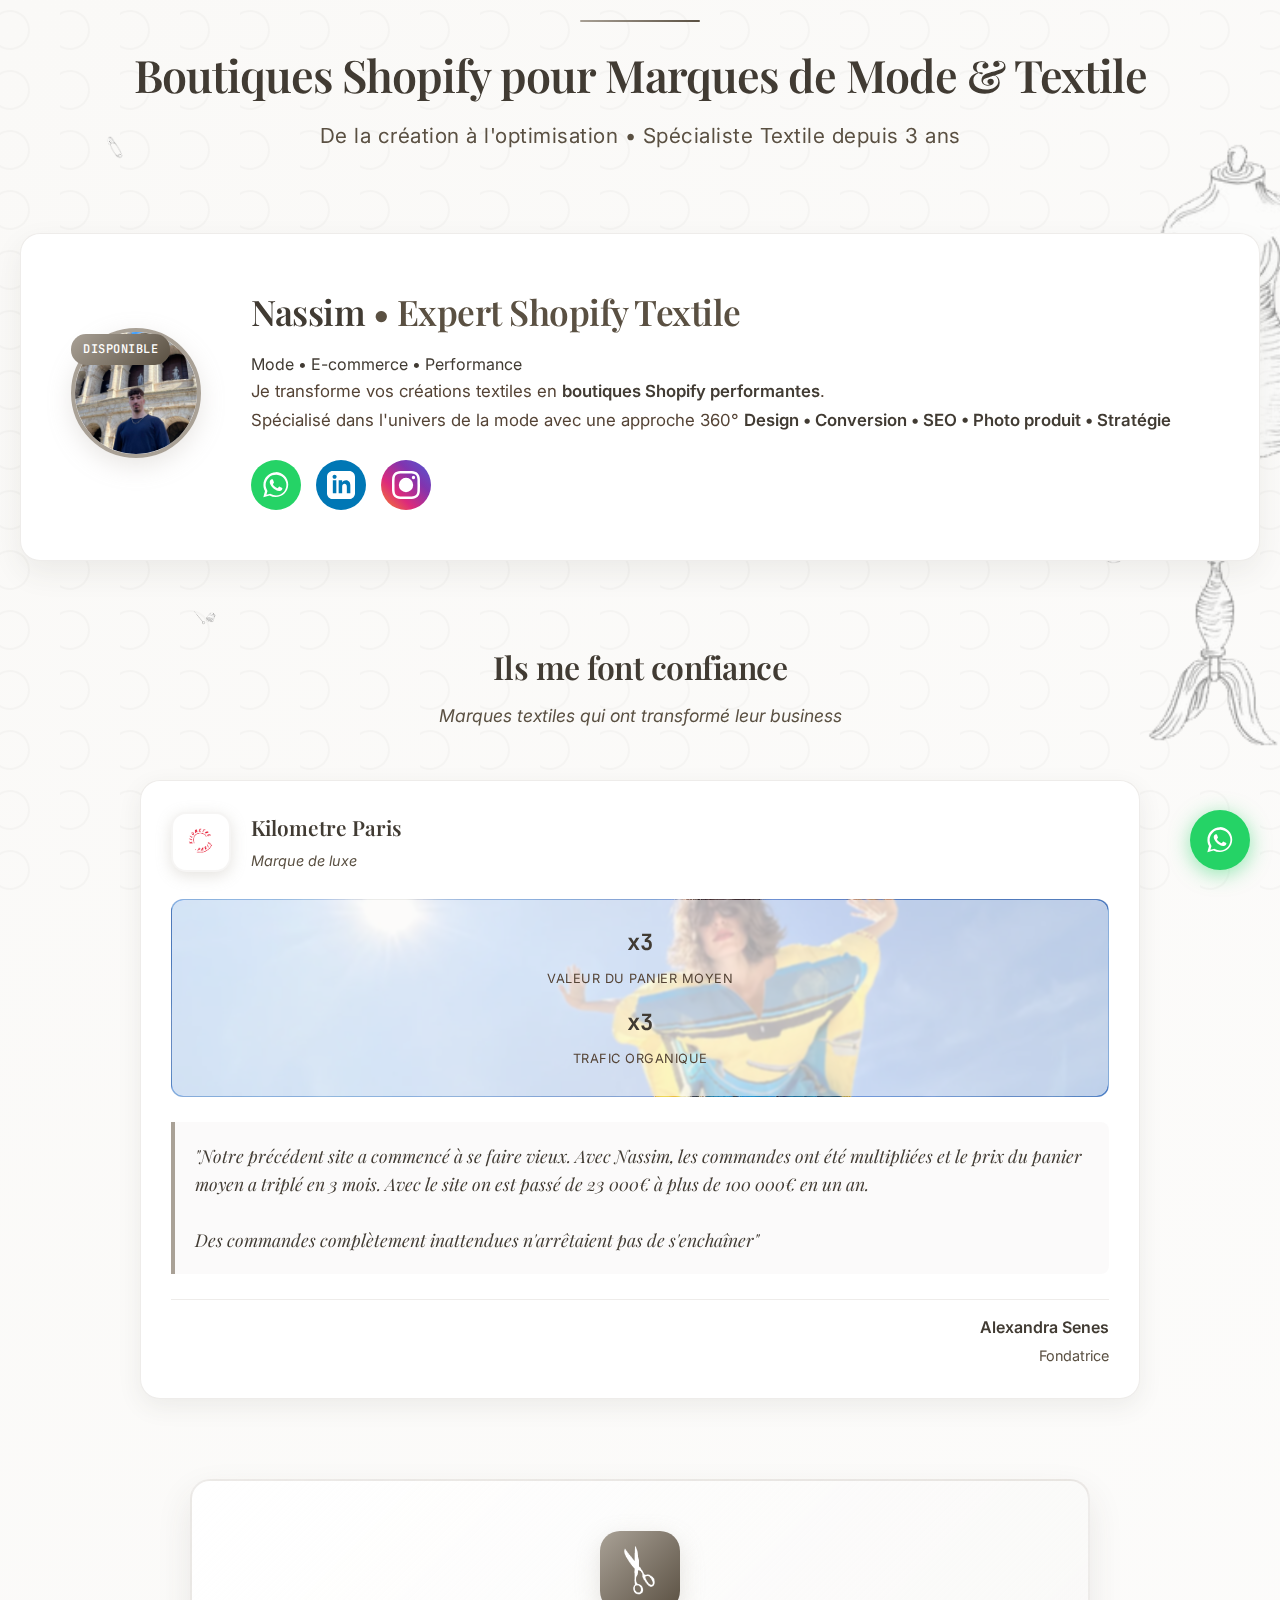
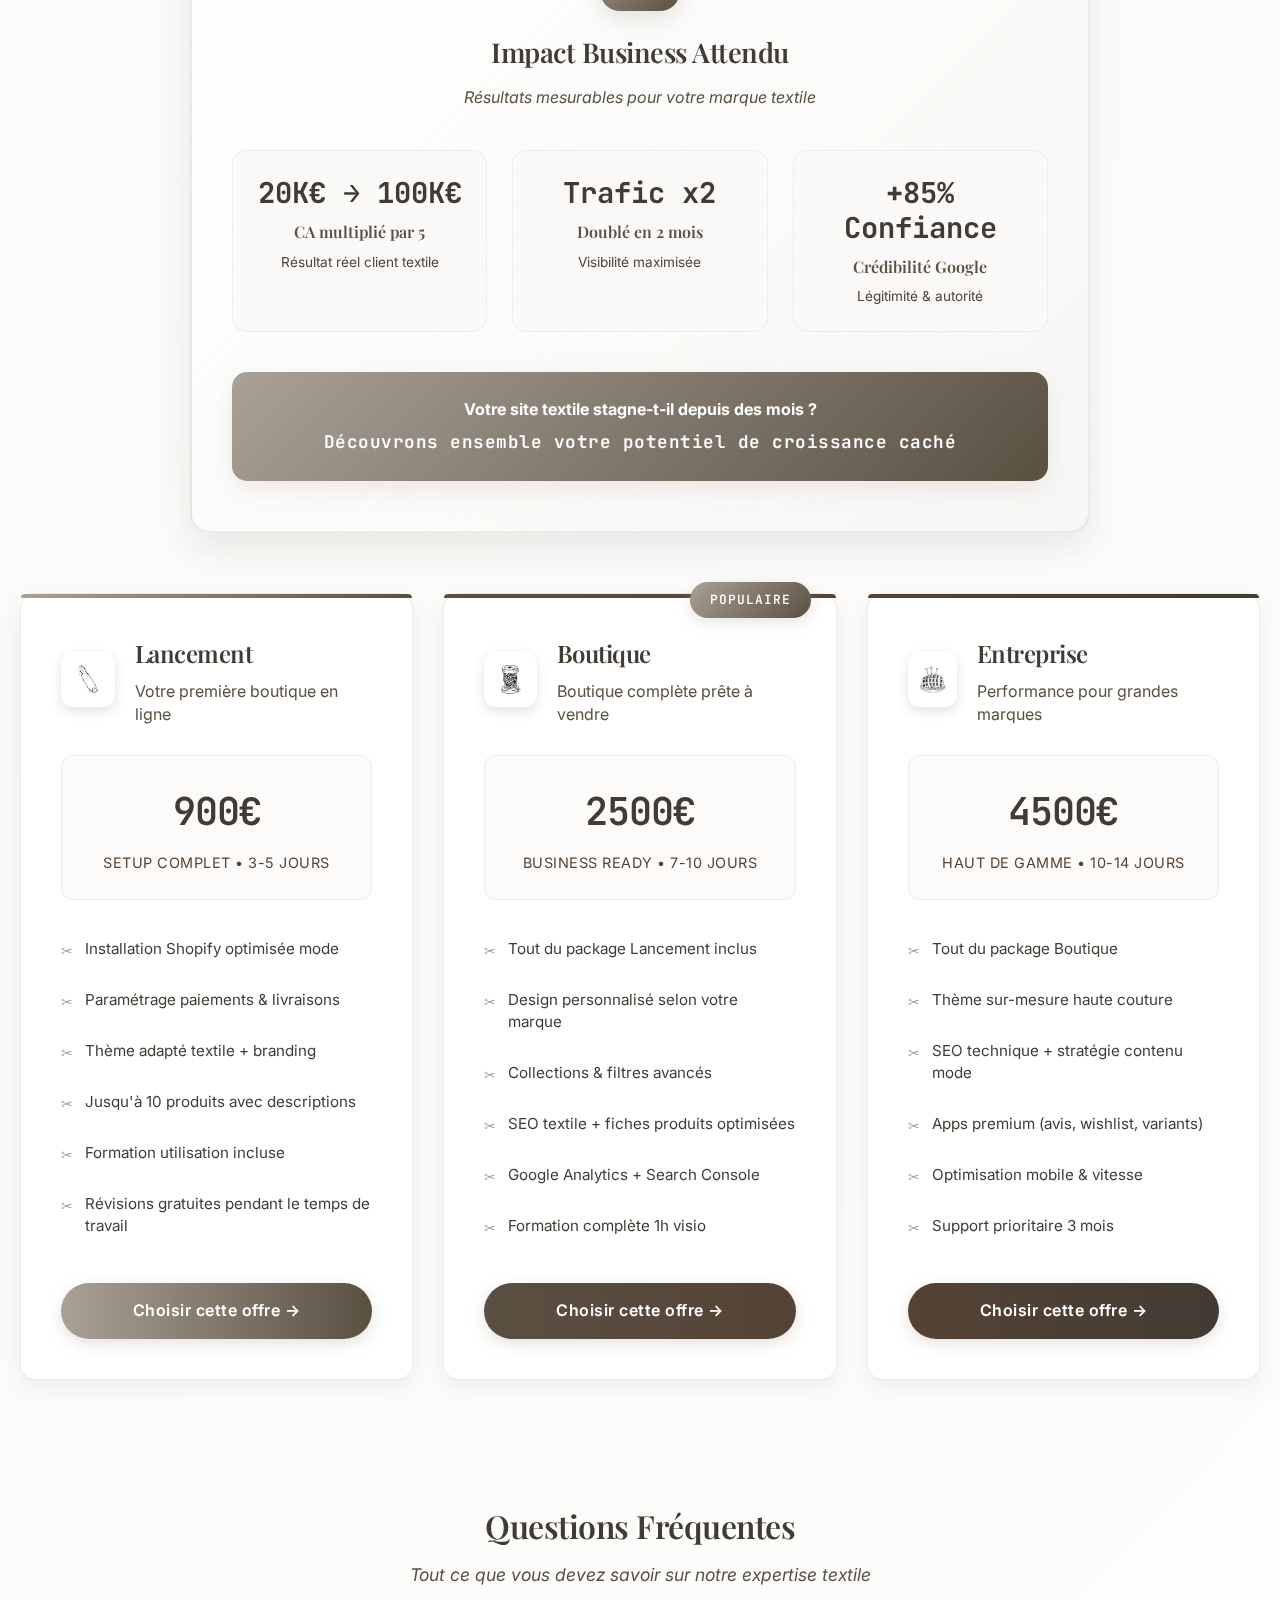
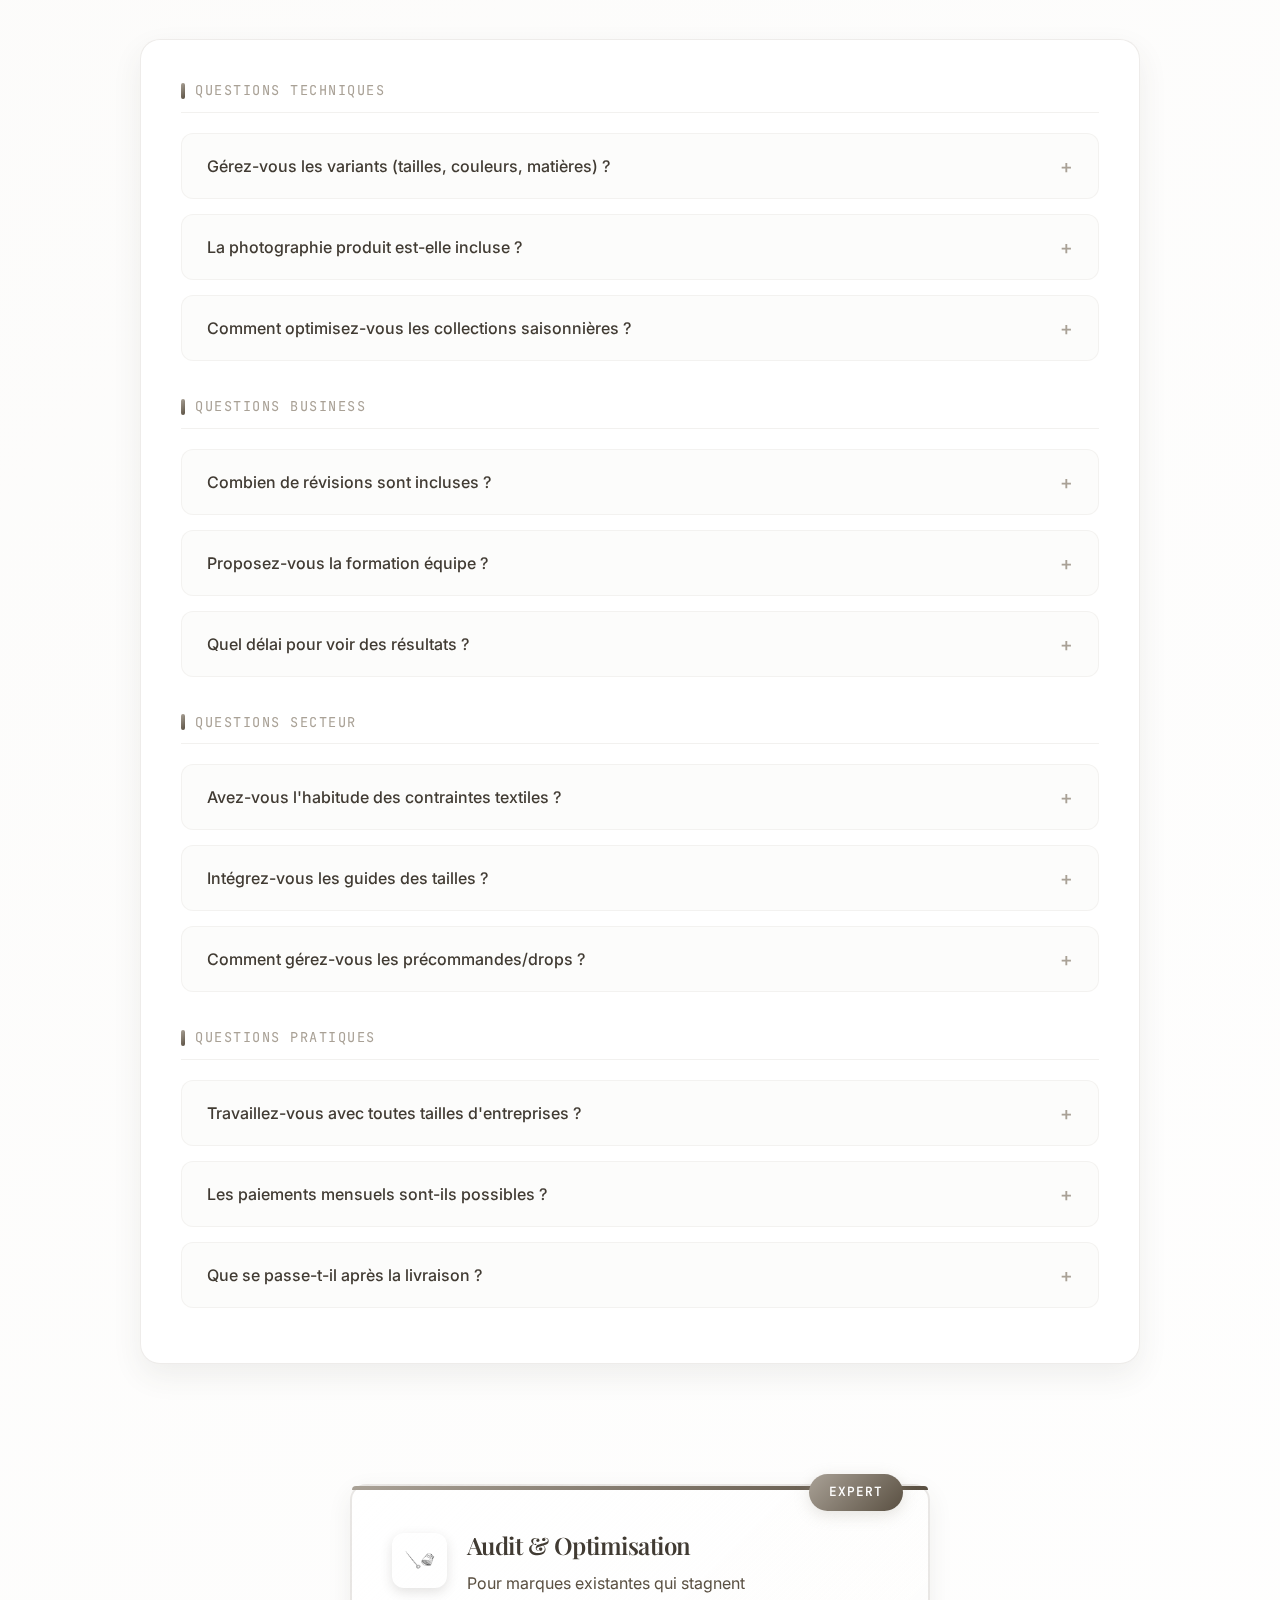
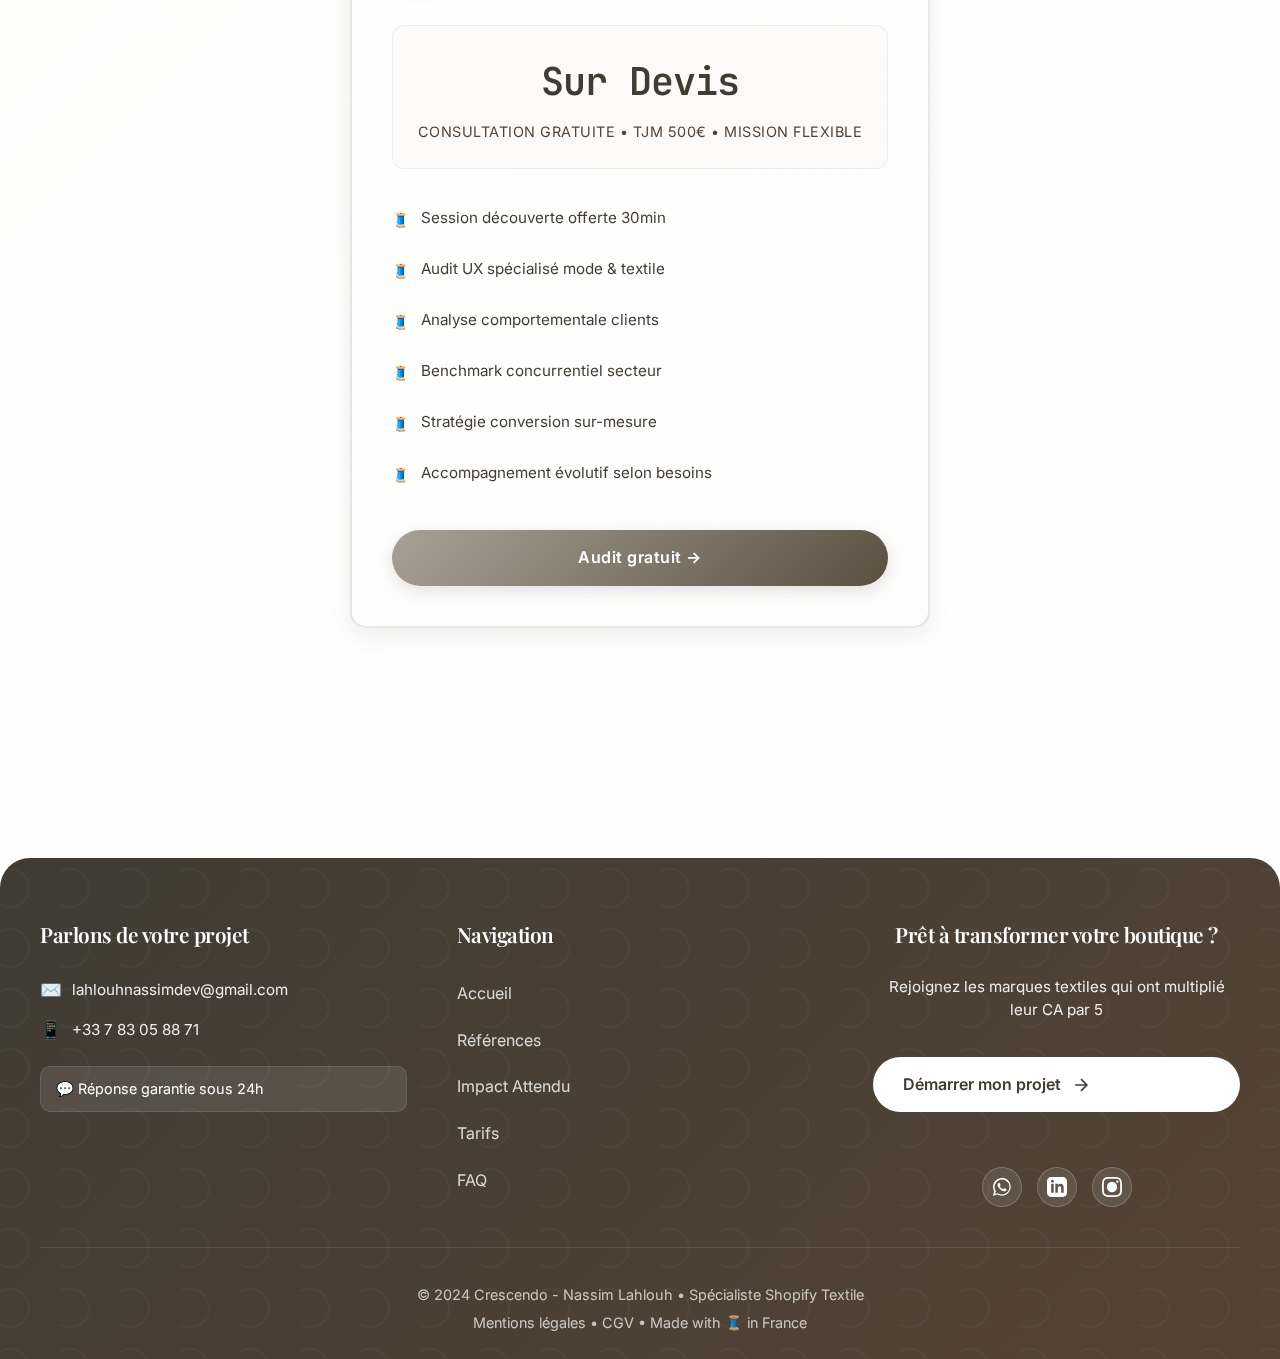
<file: index.html>
<!DOCTYPE html>
<html lang="fr">
<head>
    <meta charset="UTF-8">
    <meta name="viewport" content="width=device-width, initial-scale=1.0">
    <title>Crescendo - Boutiques Shopify pour Marques de Vêtements</title>
    
    <!-- Google Fonts Import -->
    <link rel="preconnect" href="https://fonts.googleapis.com">
    <link rel="preconnect" href="https://fonts.gstatic.com" crossorigin>
    <link href="https://fonts.googleapis.com/css2?family=Playfair+Display:wght@400;500;600;700&family=Inter:wght@300;400;500;600&family=JetBrains+Mono:wght@400;500;600&display=swap" rel="stylesheet">
    
    <style>
        /* ===== VARIABLES TEXTILE ===== */
        :root {
            /* Palette Textile */
            --bronco: #a9a196;
            --armadillo: #413b33;
            --kabul: #5a5042;
            --judge-gray: #544335;
            --blanc-textile: #faf9f7;
            --blanc-pur: #ffffff;
            
            /* Gradients Naturels */
            --gradient-principal: linear-gradient(135deg, var(--bronco), var(--kabul));
            --gradient-subtle: linear-gradient(135deg, var(--blanc-textile), var(--blanc-pur));
            
            /* Typographie Mode */
            --font-elegant: 'Playfair Display', serif;
            --font-moderne: 'Inter', sans-serif;
            --font-tech: 'JetBrains Mono', monospace;
            .references-grid {
                grid-template-columns: 1fr;
                gap: 30px;
            }
            
            .reference-metrics {
                flex-direction: column;
                gap: 15px;
            }
            
            .reference-card {
                padding: 30px;
            }
        }

        /* ===== RESET ===== */
        * {
            margin: 0;
            padding: 0;
            box-sizing: border-box;
        }

        body {
            font-family: var(--font-moderne);
            background: var(--gradient-subtle);
            color: var(--armadillo);
            min-height: 100vh;
            line-height: 1.6;
            position: relative;
        }

        /* BOUTON WHATSAPP FLOTTANT */
.whatsapp-float {
    position: fixed;
    bottom: 30px;
    right: 30px;
    width: 60px;
    height: 60px;
    background: #25D366;
    color: white;
    border-radius: 50%;
    display: flex;
    align-items: center;
    justify-content: center;
    box-shadow: 0 4px 20px rgba(37, 211, 102, 0.5);
    z-index: 1000;
    transition: all 0.3s ease;
    text-decoration: none;
    animation: pulse-whatsapp 2s infinite;
}

.whatsapp-float:hover {
    transform: scale(1.1);
    box-shadow: 0 6px 30px rgba(37, 211, 102, 0.7);
}

/* Animation pulse */
@keyframes pulse-whatsapp {
    0% {
        box-shadow: 0 4px 20px rgba(37, 211, 102, 0.5);
    }
    50% {
        box-shadow: 0 4px 30px rgba(37, 211, 102, 0.8);
    }
    100% {
        box-shadow: 0 4px 20px rgba(37, 211, 102, 0.5);
    }
}

/* Tooltip au hover */
.whatsapp-tooltip {
    position: absolute;
    right: 75px;
    background: var(--armadillo);
    color: white;
    padding: 8px 15px;
    border-radius: 8px;
    font-size: 0.9rem;
    white-space: nowrap;
    opacity: 0;
    pointer-events: none;
    transition: opacity 0.3s ease;
    box-shadow: 0 4px 15px rgba(0, 0, 0, 0.2);
}

.whatsapp-float:hover .whatsapp-tooltip {
    opacity: 1;
}

.whatsapp-tooltip::after {
    content: '';
    position: absolute;
    right: -8px;
    top: 50%;
    transform: translateY(-50%);
    border-left: 8px solid var(--armadillo);
    border-top: 6px solid transparent;
    border-bottom: 6px solid transparent;
}

/* Mobile */
@media (max-width: 768px) {
    .whatsapp-float {
        bottom: 20px;
        right: 20px;
        width: 55px;
        height: 55px;
    }
    
    .whatsapp-tooltip {
        display: none;
    }
}
        /* ===== MOTIFS TEXTILE BACKGROUND ===== */
        body::before {
            content: '';
            position: fixed;
            top: 0;
            left: 0;
            width: 100%;
            height: 100%;
            opacity: 0.03;
            z-index: 1;
            pointer-events: none;
            background-image: 
                url("data:image/svg+xml,%3Csvg width='60' height='60' viewBox='0 0 60 60' xmlns='http://www.w3.org/2000/svg'%3E%3Cg fill='none' fill-rule='evenodd'%3E%3Cg fill='%23413b33' fill-opacity='1'%3E%3Cpath d='M30 30c0-11.046-8.954-20-20-20s-20 8.954-20 20 8.954 20 20 20 20-8.954 20-20zm-20-18c9.941 0 18 8.059 18 18s-8.059 18-18 18S-8 39.941-8 30s8.059-18 18-18z'/%3E%3C/g%3E%3C/g%3E%3C/svg%3E");
        }

        /* ===== MANNEQUIN BACKGROUND ===== */
        body::after {
            content: '';
            position: fixed;
            right: -5%;
            top: 15%;
            width: 250px;
            height: 70%;
            background: url('./pics/m.png') no-repeat center;
            background-size: contain;
            opacity: 0.4;
            z-index: 1;
            pointer-events: none;
            filter: blur(0.5px);
        }

        /* ===== ICÔNES COUTURE FLOTTANTES ===== */
        .textile-icons {
            position: fixed;
            top: 0;
            left: 0;
            width: 100%;
            height: 100%;
            pointer-events: none;
            z-index: 2;
        }

        .textile-icon {
            position: absolute;
            opacity: 0.5;
            animation: float-textile 20s linear infinite;
            width: 25px;
            height: 25px;
            background-size: contain;
            background-repeat: no-repeat;
            background-position: center;
        }

        .textile-icon.pin {
            top: 15%;
            left: 8%;
            background-image: url('./pics/a.png');
            animation-delay: 0s;
        }

        .textile-icon.thread {
            top: 60%;
            right: 12%;
            background-image: url('./pics/t.png');
            animation-delay: 7s;
        }

        .textile-icon.needle {
            bottom: 30%;
            left: 15%;
            background-image: url('./pics/da.png');
            animation-delay: 14s;
        }

        .textile-icon.cushion {
            top: 40%;
            right: 25%;
            background-image: url('./pics/c.png');
            animation-delay: 10s;
        }

        /* ===== CONTAINER ===== */
        .container {
            max-width: 1400px;
            margin: 0 auto;
            padding: 50px 20px;
            position: relative;
            z-index: 10;
        }

        /* ===== HEADER ÉLÉGANT ===== */
        .header {
            text-align: center;
            margin-bottom: 80px;
            position: relative;
        }

        .header::before {
            content: '';
            position: absolute;
            top: -30px;
            left: 50%;
            transform: translateX(-50%);
            width: 120px;
            height: 2px;
            background: var(--gradient-principal);
            border-radius: 1px;
        }

        .title {
            font-family: var(--font-elegant);
            font-size: clamp(2.8rem, 3vw, 2.5rem);
            font-weight: 600;
            color: var(--armadillo);
            margin-bottom: 20px;
            letter-spacing: -1px;
            line-height: 1.1;
        }

        .subtitle {
            font-family: var(--font-moderne);
            font-size: 1.3rem;
            color: var(--kabul);
            font-weight: 400;
            letter-spacing: 0.5px;
            margin-bottom: 15px;
        }

        /* ===== GRILLE SIMPLE ===== */
        .pricing-grid {
            display: grid;
            gap: 40px;
            margin-bottom: 80px;
        }

        .row {
            display: grid;
            gap: 30px;
        }

        .row-3 {
            grid-template-columns: repeat(auto-fit, minmax(350px, 1fr));
        }

        .row-1 {
            display: flex;
            justify-content: center;
        }

        /* ===== CARTES TEXTILE ===== */
        .card {
            background: var(--blanc-pur);
            border-radius: 16px;
            padding: 40px;
            position: relative;
            border: 1px solid rgba(169, 161, 150, 0.2);
            transition: all 0.3s ease;
            box-shadow: 0 8px 25px rgba(65, 59, 51, 0.08);
        }

        .card::before {
            content: '';
            position: absolute;
            top: 0;
            left: 0;
            right: 0;
            height: 4px;
            background: var(--gradient);
            border-radius: 16px 16px 0 0;
        }

        .card:hover {
            transform: translateY(-8px);
            box-shadow: 0 20px 40px rgba(65, 59, 51, 0.12);
            border-color: rgba(169, 161, 150, 0.3);
        }

        /* ===== VARIANTES CARTES ===== */
        .card-basique { 
            --gradient: linear-gradient(90deg, var(--bronco), var(--kabul));
        }

        .card-standard { 
            --gradient: linear-gradient(90deg, var(--kabul), var(--judge-gray));
        }

        .card-avance { 
            --gradient: linear-gradient(90deg, var(--judge-gray), var(--armadillo));
        }

        .card-elite { 
            --gradient: var(--gradient-principal);
            background: linear-gradient(135deg, var(--blanc-pur), rgba(169, 161, 150, 0.02));
            border: 2px solid rgba(169, 161, 150, 0.25);
            max-width: 600px;
        }

        /* ===== CONTENU CARTES ===== */
        .card-header {
            display: flex;
            align-items: center;
            gap: 20px;
            margin-bottom: 30px;
        }

        .card-icon {
            width: 55px;
            height: 55px;
            border-radius: 12px;
            background: var(--gradient);
            display: flex;
            align-items: center;
            justify-content: center;
            font-size: 22px;
            color: var(--blanc-pur);
            box-shadow: 0 4px 12px rgba(65, 59, 51, 0.15);
            background-size: 60%;
            background-repeat: no-repeat;
            background-position: center;
        }

        .card-basique .card-icon {
            background-image: url('./pics/a.png');
        }

        .card-standard .card-icon {
            background-image: url('./pics/t.png');
        }

        .card-avance .card-icon {
            background-image: url('./pics/c.png');
        }

        .card-elite .card-icon {
            background-image: url('./pics/da.png');
        }

        .card-level {
            font-family: var(--font-elegant);
            font-size: 1.5rem;
            font-weight: 600;
            color: var(--armadillo);
            margin-bottom: 8px;
            letter-spacing: -0.5px;
        }

        .card-description {
            font-size: 1rem;
            color: var(--kabul);
            font-weight: 400;
            line-height: 1.4;
        }

        /* ===== SECTION PRIX ===== */
        .card-price {
            text-align: center;
            margin: 30px 0;
            padding: 25px;
            background: rgba(250, 249, 247, 0.6);
            border-radius: 12px;
            border: 1px solid rgba(169, 161, 150, 0.15);
        }

        .price-amount {
            font-family: var(--font-tech);
            font-size: 2.4rem;
            font-weight: 600;
            color: var(--armadillo);
            margin-bottom: 8px;
            letter-spacing: -1px;
        }

        .price-subtitle {
            font-size: 0.9rem;
            color: var(--judge-gray);
            font-weight: 400;
            text-transform: uppercase;
            letter-spacing: 0.5px;
        }

        /* ===== LISTE FEATURES ===== */
        .features {
            list-style: none;
        }

        .features li {
            display: flex;
            align-items: flex-start;
            gap: 12px;
            margin-bottom: 12px;
            padding: 8px 0;
            font-size: 0.95rem;
            color: var(--armadillo);
            line-height: 1.5;
        }

        .features li::before {
            content: '✂';
            color: var(--bronco);
            font-size: 14px;
            margin-top: 2px;
            flex-shrink: 0;
        }

        .card-elite .features li::before {
            content: '🧵';
        }

        /* ===== SECTION HERO ===== */
        .hero-section {
            margin: 50px 0 80px 0;
        }

        .personal-intro {
            display: flex;
            align-items: center;
            gap: 50px;
            background: var(--blanc-pur);
            border-radius: 20px;
            padding: 50px;
            border: 1px solid rgba(169, 161, 150, 0.2);
            box-shadow: 0 12px 30px rgba(65, 59, 51, 0.08);
            transition: transform 0.3s ease;
        }

        .personal-intro:hover {
            transform: translateY(-5px);
        }

        .avatar-container {
            position: relative;
            flex-shrink: 0;
        }

        .avatar {
            width: 130px;
            border-radius: 50%;
            border: 4px solid var(--bronco);
            box-shadow: 0 8px 25px rgba(169, 161, 150, 0.25);
            transition: transform 0.3s ease;
        }

        .avatar:hover {
            transform: scale(1.05);
        }

        .status-badge {
            position: absolute;
            bottom: 100px;
            background: var(--gradient-principal);
            color: var(--blanc-pur);
            padding: 6px 12px;
            border-radius: 15px;
            font-family: var(--font-tech);
            font-size: 0.75rem;
            font-weight: 500;
            text-transform: uppercase;
            letter-spacing: 0.5px;
        }

        .intro-content h2 {
            font-family: var(--font-elegant);
            font-size: 2.2rem;
            font-weight: 600;
            margin-bottom: 12px;
            color: var(--armadillo);
            letter-spacing: -0.5px;
        }

        .highlight {
            color: var(--kabul);
            font-weight: 600;
        }

        .description {
            font-size: 1.05rem;
            color: var(--judge-gray);
            line-height: 1.7;
            margin-bottom: 25px;
        }

        .description strong {
            color: var(--armadillo);
            font-weight: 600;
        }

        .social-proof {
            display: flex;
            gap: 20px;
            flex-wrap: wrap;
        }

        .social-proof span {
            background: rgba(250, 249, 247, 0.8);
            padding: 10px 18px;
            border-radius: 25px;
            font-size: 0.9rem;
            color: var(--armadillo);
            border: 1px solid rgba(169, 161, 150, 0.2);
            transition: all 0.3s ease;
            font-weight: 500;
        }

        .social-proof span:hover {
            background: rgba(169, 161, 150, 0.1);
            transform: translateY(-2px);
        }

            /* AJOUTE CE CSS DANS TON FICHIER STYLE */
.social-proof {
    display: flex;
    gap: 15px;
    flex-wrap: wrap;
}

.social-btn {
    width: 50px;
    height: 50px;
    border-radius: 50%;
    display: flex;
    align-items: center;
    justify-content: center;
    transition: all 0.3s ease;
    text-decoration: none;
    color: white;
    position: relative;
    overflow: hidden;
}

.social-btn:hover {
    transform: translateY(-3px) scale(1.1);
    box-shadow: 0 10px 20px rgba(0,0,0,0.2);
}

.social-btn.whatsapp {
    background: #25D366;
}

.social-btn.linkedin {
    background: #0077B5;
}

.social-btn.instagram {
    background: linear-gradient(45deg, #F58529, #DD2A7B, #8134AF, #515BD4);
}

.social-btn svg {
    width: 28px;
    height: 28px;
}

/* Animation au survol */
.social-btn::before {
    content: '';
    position: absolute;
    top: 0;
    left: -100%;
    width: 100%;
    height: 100%;
    background: rgba(255,255,255,0.2);
    transition: left 0.5s ease;
}

.social-btn:hover::before {
    left: 100%;
}
        

        /* ===== SECTION RÉFÉRENCES ===== */
        .references-section {
            margin: 80px 0;
            text-align: center;
        }

        .references-header {
            margin-bottom: 50px;
        }

        .references-header h3 {
            font-family: var(--font-elegant);
            font-size: 2rem;
            color: var(--armadillo);
            margin-bottom: 10px;
            font-weight: 600;
            letter-spacing: -0.5px;
        }

        .references-header p {
            color: var(--kabul);
            font-size: 1.1rem;
            font-style: italic;
        }

        .references-grid {
            display: grid;
            grid-template-columns: repeat(auto-fit, minmax(400px, 1fr));
            gap: 40px;
            max-width: 1000px;
            margin: 0 auto;
        }

        .reference-card {
            background: var(--blanc-pur);
            border-radius: 20px;
            padding: 40px;
            border: 1px solid rgba(169, 161, 150, 0.2);
            box-shadow: 0 8px 25px rgba(65, 59, 51, 0.08);
            transition: all 0.3s ease;
            text-align: left;
        }

        .reference-card:hover {
            transform: translateY(-5px);
            box-shadow: 0 15px 35px rgba(65, 59, 51, 0.12);
        }

        .reference-header {
            display: flex;
            align-items: center;
            gap: 20px;
            margin-bottom: 25px;
        }

        .brand-logo {
            width: 60px;
            height: 60px;
            background: var(--blanc-pur);
            border-radius: 15px;
            display: flex;
            align-items: center;
            justify-content: center;
            box-shadow: 0 4px 15px rgba(169, 161, 150, 0.3);
            border: 2px solid rgba(169, 161, 150, 0.1);
            padding: 8px;
        }

        .brand-logo img {
            width: 100%;
            height: 100%;
            object-fit: contain;
            border-radius: 8px;
        }

        .brand-info h4 {
            font-family: var(--font-elegant);
            font-size: 1.3rem;
            color: var(--armadillo);
            margin-bottom: 4px;
            font-weight: 600;
        }

        .brand-type {
            font-size: 0.9rem;
            color: var(--kabul);
            font-style: italic;
        }

        .reference-metrics {
            display: flex;
            gap: 30px;
            margin-bottom: 25px;
            padding: 25px;
            background-size: cover;
            background-position: center;
            border-radius: 12px;
            border: 1px solid rgba(169, 161, 150, 0.2);
            position: relative;
            overflow: hidden;
            min-height: 120px;
        }

        .reference-metrics::before {
            content: '';
            position: absolute;
            top: 0;
            left: 0;
            right: 0;
            bottom: 0;
            background: rgba(250, 249, 247, 0.68);
            backdrop-filter: blur(1px);
            border-radius: 12px;
            z-index: 1;
        }

        .reference-card:nth-child(1) .reference-metrics {
            background-image: url('./pics/kmpbg.jpg');
        }

        .reference-card:nth-child(2) .reference-metrics {
            background-image: url('./pics/ivybg.jpg');
        }

        .metric {
            text-align: center;
            flex: 1;
            position: relative;
            z-index: 2;
        }

        .metric-number {
            font-family: var(--font-tech);
            font-size: 1.4rem;
            font-weight: 700;
            color: var(--armadillo);
            display: block;
            margin-bottom: 4px;
        }

        .metric-label {
            font-size: 0.8rem;
            color: var(--judge-gray);
            text-transform: uppercase;
            letter-spacing: 0.5px;
        }

        .reference-quote {
            font-family: var(--font-elegant);
            font-size: 1.1rem;
            color: var(--armadillo);
            line-height: 1.6;
            margin: 25px 0;
            padding: 20px;
            background: rgba(169, 161, 150, 0.05);
            border-left: 4px solid var(--bronco);
            border-radius: 0 8px 8px 0;
            font-style: italic;
        }

        .reference-author {
            text-align: right;
            border-top: 1px solid rgba(169, 161, 150, 0.2);
            padding-top: 15px;
        }

        .author-name {
            font-weight: 600;
            color: var(--armadillo);
            display: block;
            margin-bottom: 2px;
        }

        .author-title {
            font-size: 0.9rem;
            color: var(--kabul);
        }

        /* ===== SECTION IMPACT BUSINESS ===== */
        .impact-section {
            margin: 60px 0;
            display: flex;
            justify-content: center;
        }

        .impact-card {
            background: linear-gradient(135deg, var(--blanc-pur), rgba(169, 161, 150, 0.05));
            border-radius: 20px;
            padding: 50px 40px;
            max-width: 900px;
            width: 100%;
            border: 2px solid rgba(169, 161, 150, 0.2);
            box-shadow: 0 15px 35px rgba(65, 59, 51, 0.1);
            text-align: center;
            transition: transform 0.3s ease;
        }

        .impact-card:hover {
            transform: translateY(-5px);
        }

        .impact-header {
            margin-bottom: 40px;
        }

        .impact-icon {
            width: 80px;
            height: 80px;
            margin: 0 auto 20px;
            background: var(--gradient-principal);
            border-radius: 20px;
            display: flex;
            align-items: center;
            justify-content: center;
            box-shadow: 0 8px 25px rgba(169, 161, 150, 0.3);
        }

        .impact-icon img {
            width: 50px;
            height: 50px;
            object-fit: contain;
            filter: brightness(0) invert(1);
        }

        .impact-header h3 {
            font-family: var(--font-elegant);
            font-size: 1.7rem;
            color: var(--armadillo);
            margin-bottom: 10px;
            font-weight: 600;
            letter-spacing: -0.5px;
        }

        .impact-header p {
            color: var(--kabul);
            font-size: 1rem;
            font-style: italic;
        }

        .impact-grid {
            display: grid;
            grid-template-columns: repeat(auto-fit, minmax(220px, 1fr));
            gap: 25px;
            margin-bottom: 40px;
        }

        .impact-stat {
            padding: 25px 20px;
            background: rgba(250, 249, 247, 0.8);
            border-radius: 15px;
            border: 1px solid rgba(169, 161, 150, 0.15);
            transition: all 0.3s ease;
        }

        .impact-stat:hover {
            transform: translateY(-3px);
            box-shadow: 0 8px 20px rgba(65, 59, 51, 0.1);
        }

        .stat-number {
            font-family: var(--font-tech);
            font-size: 1.8rem;
            font-weight: 700;
            color: var(--armadillo);
            margin-bottom: 8px;
            line-height: 1.2;
        }

        .stat-label {
            font-family: var(--font-elegant);
            font-size: 1rem;
            color: var(--kabul);
            font-weight: 600;
            margin-bottom: 8px;
        }

        .stat-desc {
            font-size: 0.85rem;
            color: var(--judge-gray);
            line-height: 1.4;
        }

        .impact-highlight {
            background: var(--gradient-principal);
            color: var(--blanc-pur);
            padding: 25px;
            border-radius: 15px;
            font-size: 1rem;
            line-height: 1.6;
            box-shadow: 0 8px 25px rgba(169, 161, 150, 0.2);
        }

        .revenue-projection {
            font-family: var(--font-tech);
            font-weight: 600;
            font-size: 1.1rem;
            letter-spacing: 0.5px;
            display: block;
            margin-top: 5px;
        }

        /* ===== BADGE ÉLÉGANT ===== */
        .elite-badge {
            position: absolute;
            top: -12px;
            right: 25px;
            background: var(--gradient-principal);
            color: var(--blanc-pur);
            padding: 8px 20px;
            border-radius: 25px;
            font-family: var(--font-tech);
            font-size: 0.8rem;
            font-weight: 500;
            text-transform: uppercase;
            letter-spacing: 1px;
            box-shadow: 0 4px 15px rgba(169, 161, 150, 0.3);
        }

        /* ===== ANIMATIONS DOUCES ===== */
        @keyframes float-textile {
            0% { 
                transform: translateY(0px) rotate(0deg);
                opacity: 0.04;
            }
            50% { 
                transform: translateY(-15px) rotate(180deg);
                opacity: 0.08;
            }
            100% { 
                transform: translateY(-30px) rotate(360deg);
                opacity: 0.02;
            }
        }

        /* ===== RESPONSIVE ===== */
        @media (max-width: 1200px) {
            .row-3 {
                grid-template-columns: 1fr;
            }
            
            .personal-intro {
                flex-direction: column;
                text-align: center;
                gap: 30px;
            }
        }

        @media (max-width: 768px) {
            .container {
                padding: 30px 15px;
            }
            
            .card {
                padding: 30px;
            }
            
            .price-amount {
                font-size: 2rem;
            }
            
            .personal-intro {
                padding: 35px;
            }
            
            .avatar {
                width: 110px;
                height: 110px;
            }
            
            .intro-content h2 {
                font-size: 1.8rem;
            }
            
            .social-proof {
                justify-content: center;
            }
            
            .textile-icon {
                opacity: 0.2;
            }
            
            .impact-grid {
                grid-template-columns: 1fr;
                gap: 20px;
            }
            
            .impact-card {
                padding: 35px 25px;
            }
            
            .impact-icon {
                width: 60px;
                height: 60px;
            }
            
            .impact-icon img {
                width: 35px;
                height: 35px;
            }
            
            .stat-number {
                font-size: 1.5rem;
            }
            
            .stat-label {
                font-size: 0.9rem;
            }
            
            .stat-desc {
                font-size: 0.8rem;
            }
        }

        .faq-section {
    margin: 80px 0;
    max-width: 1000px;
    margin-left: auto;
    margin-right: auto;
}

.faq-header {
    text-align: center;
    margin-bottom: 50px;
}

.faq-header h3 {
    font-family: var(--font-elegant);
    font-size: 2rem;
    color: var(--armadillo);
    margin-bottom: 10px;
    font-weight: 600;
    letter-spacing: -0.5px;
}

.faq-header p {
    color: var(--kabul);
    font-size: 1.1rem;
    font-style: italic;
}

.faq-container {
    background: var(--blanc-pur);
    border-radius: 20px;
    padding: 40px;
    border: 1px solid rgba(169, 161, 150, 0.2);
    box-shadow: 0 12px 30px rgba(65, 59, 51, 0.08);
}

.faq-category {
    margin-bottom: 35px;
}

.faq-category:last-child {
    margin-bottom: 0;
}

.faq-category-title {
    font-family: var(--font-tech);
    font-size: 0.85rem;
    color: var(--bronco);
    text-transform: uppercase;
    letter-spacing: 1.5px;
    margin-bottom: 20px;
    padding-bottom: 10px;
    border-bottom: 1px solid rgba(169, 161, 150, 0.15);
    display: flex;
    align-items: center;
    gap: 10px;
}

.faq-category-title::before {
    content: '';
    width: 4px;
    height: 16px;
    background: var(--gradient-principal);
    border-radius: 2px;
}

.faq-item {
    margin-bottom: 15px;
    background: rgba(250, 249, 247, 0.5);
    border-radius: 12px;
    border: 1px solid rgba(169, 161, 150, 0.1);
    overflow: hidden;
    transition: all 0.3s ease;
}

.faq-item:hover {
    box-shadow: 0 5px 15px rgba(65, 59, 51, 0.08);
}

.faq-item.active {
    background: var(--blanc-pur);
    border-color: rgba(169, 161, 150, 0.25);
}

.faq-question {
    width: 100%;
    text-align: left;
    padding: 20px 25px;
    background: none;
    border: none;
    cursor: pointer;
    font-family: var(--font-moderne);
    font-size: 1rem;
    color: var(--armadillo);
    font-weight: 500;
    display: flex;
    justify-content: space-between;
    align-items: center;
    transition: all 0.3s ease;
}

.faq-question:hover {
    color: var(--kabul);
}

.faq-icon {
    font-size: 1.2rem;
    color: var(--bronco);
    transition: transform 0.3s ease;
    flex-shrink: 0;
    margin-left: 15px;
}

.faq-item.active .faq-icon {
    transform: rotate(45deg);
}

.faq-answer {
    max-height: 0;
    overflow: hidden;
    transition: max-height 0.4s ease;
}

.faq-answer-content {
    padding: 0 25px 20px 25px;
    font-size: 0.95rem;
    color: var(--judge-gray);
    line-height: 1.7;
}

.faq-item.active .faq-answer {
    max-height: 300px;
}

.faq-answer-content strong {
    color: var(--armadillo);
    font-weight: 600;
}

/* FOOTER STYLES - À AJOUTER DANS TON CSS */
.footer-section {
    margin-top: 100px;
    background: linear-gradient(135deg, var(--armadillo), var(--judge-gray));
    border-radius: 30px 30px 0 0;
    padding: 60px 40px 20px;
    color: var(--blanc-pur);
    position: relative;
    overflow: hidden;
}

.footer-section::before {
    content: '';
    position: absolute;
    top: 0;
    left: 0;
    right: 0;
    bottom: 0;
    background: url("data:image/svg+xml,%3Csvg width='60' height='60' viewBox='0 0 60 60' xmlns='http://www.w3.org/2000/svg'%3E%3Cg fill='none' fill-rule='evenodd'%3E%3Cg fill='%23ffffff' fill-opacity='0.03'%3E%3Cpath d='M30 30c0-11.046-8.954-20-20-20s-20 8.954-20 20 8.954 20 20 20 20-8.954 20-20zm-20-18c9.941 0 18 8.059 18 18s-8.059 18-18 18S-8 39.941-8 30s8.059-18 18-18z'/%3E%3C/g%3E%3C/g%3E%3C/svg%3E");
    pointer-events: none;
}

.footer-content {
    display: grid;
    grid-template-columns: repeat(auto-fit, minmax(280px, 1fr));
    gap: 50px;
    margin-bottom: 40px;
    position: relative;
    z-index: 2;
}

.footer-column {
    display: flex;
    flex-direction: column;
    gap: 15px;
}

.footer-title {
    font-family: var(--font-elegant);
    font-size: 1.3rem;
    font-weight: 600;
    margin-bottom: 10px;
    color: var(--blanc-pur);
    letter-spacing: -0.5px;
}

.footer-contact {
    display: flex;
    flex-direction: column;
    gap: 12px;
}

.contact-link {
    color: rgba(255, 255, 255, 0.9);
    text-decoration: none;
    display: flex;
    align-items: center;
    gap: 10px;
    transition: all 0.3s ease;
    font-size: 0.95rem;
}

.contact-link:hover {
    color: var(--bronco);
    transform: translateX(5px);
}

.contact-icon {
    font-size: 1.1rem;
}

.response-time {
    margin-top: 10px;
    padding: 10px 15px;
    background: rgba(255, 255, 255, 0.1);
    border-radius: 10px;
    font-size: 0.9rem;
    border: 1px solid rgba(255, 255, 255, 0.1);
}

.footer-nav {
    display: flex;
    flex-direction: column;
    gap: 10px;
}

.footer-link {
    color: rgba(255, 255, 255, 0.8);
    text-decoration: none;
    transition: all 0.3s ease;
    padding: 5px 0;
    border-bottom: 1px solid transparent;
}

.footer-link:hover {
    color: var(--blanc-pur);
    border-bottom-color: var(--bronco);
    transform: translateX(5px);
}

.footer-cta {
    text-align: center;
}

.footer-cta-text {
    color: rgba(255, 255, 255, 0.9);
    font-size: 0.95rem;
    margin-bottom: 20px;
    line-height: 1.5;
}

.cta-button {
    display: inline-flex;
    align-items: center;
    gap: 10px;
    background: var(--blanc-pur);
    color: var(--armadillo);
    padding: 15px 30px;
    border-radius: 50px;
    text-decoration: none;
    font-weight: 600;
    transition: all 0.3s ease;
    margin-bottom: 20px;
}

.cta-button:hover {
    transform: translateY(-3px);
    box-shadow: 0 15px 30px rgba(0, 0, 0, 0.3);
    gap: 15px;
}

.footer-social {
    display: flex;
    justify-content: center;
    gap: 15px;
    margin-top: 20px;
}

.footer-social-btn {
    width: 40px;
    height: 40px;
    border-radius: 50%;
    background: rgba(255, 255, 255, 0.1);
    display: flex;
    align-items: center;
    justify-content: center;
    transition: all 0.3s ease;
    border: 1px solid rgba(255, 255, 255, 0.2);
}

.footer-social-btn:hover {
    background: rgba(255, 255, 255, 0.2);
    transform: translateY(-3px);
}

.footer-social-btn svg {
    fill: var(--blanc-pur);
}

.footer-bottom {
    padding-top: 30px;
    border-top: 1px solid rgba(255, 255, 255, 0.1);
    text-align: center;
    position: relative;
    z-index: 2;
}

.footer-bottom p {
    color: rgba(255, 255, 255, 0.7);
    font-size: 0.9rem;
    margin: 5px 0;
}

.legal-link {
    color: rgba(255, 255, 255, 0.7);
    text-decoration: none;
    transition: color 0.3s ease;
}

.legal-link:hover {
    color: var(--blanc-pur);
}

/* Responsive */
@media (max-width: 768px) {
    .footer-section {
        padding: 40px 20px 15px;
        border-radius: 20px 20px 0 0;
    }
    
    .footer-content {
        grid-template-columns: 1fr;
        gap: 30px;
        text-align: center;
    }
    
    .footer-nav {
        flex-direction: row;
        flex-wrap: wrap;
        justify-content: center;
        gap: 15px;
    }
    
    .footer-link:hover {
        transform: none;
    }
}
/* BOUTON CTA DANS LES CARTES */
.card-cta-btn {
    display: inline-flex;
    align-items: center;
    justify-content: center;
    width: 100%;
    margin-top: 25px;
    padding: 15px 30px;
    background: var(--gradient-principal);
    color: var(--blanc-pur);
    text-decoration: none;
    font-family: var(--font-moderne);
    font-weight: 600;
    font-size: 1rem;
    letter-spacing: 0.5px;
    border-radius: 50px;
    transition: all 0.3s ease;
    box-shadow: 0 5px 15px rgba(169, 161, 150, 0.3);
    position: relative;
    overflow: hidden;
}

.card-cta-btn:hover {
    transform: translateY(-3px);
    box-shadow: 0 10px 25px rgba(169, 161, 150, 0.4);
    letter-spacing: 1px;
}

/* Animation au hover */
.card-cta-btn::before {
    content: '';
    position: absolute;
    top: 0;
    left: -100%;
    width: 100%;
    height: 100%;
    background: rgba(255, 255, 255, 0.2);
    transition: left 0.5s ease;
}

.card-cta-btn:hover::before {
    left: 100%;
}


/* Responsive */
@media (max-width: 768px) {
    .card-cta-btn {
        padding: 12px 25px;
        font-size: 0.95rem;
    }
}
/* Force les couleurs sur les boutons */
.card-basique .card-cta-btn {
    background: linear-gradient(90deg, #a9a196, #5a5042) !important;
    color: white !important;
}

.card-standard .card-cta-btn {
    background: linear-gradient(90deg, #5a5042, #544335) !important;
    color: white !important;
}

.card-avance .card-cta-btn {
    background: linear-gradient(90deg, #544335, #413b33) !important;
    color: white !important;
}

/* ===== RESPONSIVE FAQ ===== */
@media (max-width: 768px) {
    .faq-container {
        padding: 30px 20px;
    }
    
    .faq-question {
        padding: 15px 20px;
        font-size: 0.95rem;
    }
    
    .faq-answer-content {
        padding: 0 20px 15px 20px;
        font-size: 0.9rem;
    }
    
    .faq-header h3 {
        font-size: 1.7rem;
    }
    
    .faq-header p {
        font-size: 1rem;
    }
}
</style>

<!-- ===== JAVASCRIPT À AJOUTER AVANT LA FERMETURE </body> ===== -->

    </style>

    <script>
// Gestion de l'accordéon FAQ
document.addEventListener('DOMContentLoaded', function() {
    const faqItems = document.querySelectorAll('.faq-item');
    
    faqItems.forEach(item => {
        const question = item.querySelector('.faq-question');
        
        question.addEventListener('click', () => {
            // Fermer les autres items de la même catégorie
            const category = item.closest('.faq-category');
            const otherItems = category.querySelectorAll('.faq-item');
            
            otherItems.forEach(otherItem => {
                if (otherItem !== item && otherItem.classList.contains('active')) {
                    otherItem.classList.remove('active');
                }
            });
            
            // Toggle l'item actuel
            item.classList.toggle('active');
        });
    });
});
        </script>



</head>
<body>

    <!-- BOUTON WHATSAPP FLOTTANT -->
<a href="https://wa.me/33783058871?text=Bonjour,%20je%20visite%20votre%20site%20et%20j'aimerais%20discuter%20de%20mon%20projet%20Shopify" 
   target="_blank" 
   class="whatsapp-float"
   aria-label="Contactez-nous sur WhatsApp">
    <svg viewBox="0 0 24 24" width="28" height="28" fill="currentColor">
        <path d="M12.031 1.172c-5.963 0-10.813 4.851-10.813 10.813 0 1.902.493 3.693 1.357 5.245l-1.44 5.26 5.389-1.413a10.764 10.764 0 0 0 5.145 1.311h.005c5.96 0 10.81-4.851 10.81-10.813s-4.85-10.813-10.81-10.813h-.005l.362.41zm0 19.744a8.89 8.89 0 0 1-4.531-1.24l-.325-.193-3.372.884.9-3.287-.212-.337a8.89 8.89 0 1 1 7.54 4.173zm4.868-6.656c-.266-.133-1.574-.777-1.818-.866-.244-.089-.422-.133-.599.133-.178.267-.688.866-.843 1.044-.156.177-.311.2-.577.066-.267-.133-1.126-.415-2.145-1.323-.793-.706-1.328-1.578-1.483-1.844-.156-.267-.017-.411.117-.544.12-.12.267-.311.4-.467.133-.155.178-.266.267-.444.089-.178.044-.333-.022-.467-.067-.133-.6-1.444-.822-1.977-.217-.518-.437-.448-.6-.456-.155-.008-.333-.01-.51-.01a.98.98 0 0 0-.71.333c-.244.267-.932.91-.932 2.22s.954 2.576 1.088 2.754c.133.178 1.877 2.866 4.547 4.018.635.274 1.131.438 1.517.56.638.202 1.218.174 1.677.105.511-.077 1.574-.643 1.796-1.265.222-.621.222-1.154.156-1.265-.067-.111-.244-.178-.511-.311z"/>
    </svg>
    <span class="whatsapp-tooltip">Discutons de votre projet !</span>
</a>

    <!-- Icônes Textile Flottantes -->
    <div class="textile-icons">
        <div class="textile-icon pin"></div>
        <div class="textile-icon thread"></div>
        <div class="textile-icon needle"></div>
        <div class="textile-icon cushion"></div>
    </div>

    <div class="container">
        <div class="header">
            <h1 class="title">Boutiques Shopify pour Marques de Mode & Textile</h1>
            <p class="subtitle">De la création à l'optimisation • Spécialiste Textile depuis 3 ans</p>
        </div>

        <div class="hero-section" id="hero">
            <div class="personal-intro">
                <div class="avatar-container">
                    <img src="./pics/moi.jpg" alt="Nassim Lahlouh" class="avatar">
                    <div class="status-badge">Disponible</div>
                </div>
                <div class="intro-content">
                    <h2>Nassim <span class="highlight">• Expert Shopify Textile</span></h2>
                    <p class="intro-tagline">Mode • E-commerce • Performance</p>
                    <p class="description">
                        Je transforme vos créations textiles en <strong>boutiques Shopify performantes</strong>. <br>
                        Spécialisé dans l'univers de la mode avec une approche 360°  
                        <strong>Design • Conversion • SEO • Photo produit • Stratégie</strong>
                    </p>
<div class="social-proof">
    <a href="https://wa.me/33783058871" target="_blank" class="social-btn whatsapp" aria-label="WhatsApp">
        <svg xmlns="http://www.w3.org/2000/svg" width="24" height="24" viewBox="0 0 24 24" fill="currentColor">
            <path d="M12.031 1.172c-5.963 0-10.813 4.851-10.813 10.813 0 1.902.493 3.693 1.357 5.245l-1.44 5.26 5.389-1.413a10.764 10.764 0 0 0 5.145 1.311h.005c5.96 0 10.81-4.851 10.81-10.813s-4.85-10.813-10.81-10.813h-.005l.362.41zm0 19.744a8.89 8.89 0 0 1-4.531-1.24l-.325-.193-3.372.884.9-3.287-.212-.337a8.89 8.89 0 1 1 7.54 4.173zm4.868-6.656c-.266-.133-1.574-.777-1.818-.866-.244-.089-.422-.133-.599.133-.178.267-.688.866-.843 1.044-.156.177-.311.2-.577.066-.267-.133-1.126-.415-2.145-1.323-.793-.706-1.328-1.578-1.483-1.844-.156-.267-.017-.411.117-.544.12-.12.267-.311.4-.467.133-.155.178-.266.267-.444.089-.178.044-.333-.022-.467-.067-.133-.6-1.444-.822-1.977-.217-.518-.437-.448-.6-.456-.155-.008-.333-.01-.51-.01a.98.98 0 0 0-.71.333c-.244.267-.932.91-.932 2.22s.954 2.576 1.088 2.754c.133.178 1.877 2.866 4.547 4.018.635.274 1.131.438 1.517.56.638.202 1.218.174 1.677.105.511-.077 1.574-.643 1.796-1.265.222-.621.222-1.154.156-1.265-.067-.111-.244-.178-.511-.311z"/>
        </svg>
    </a>
    <a href="https://www.linkedin.com/in/nassim-lahlouh-%F0%9F%92%BB%F0%9F%93%9A-6a96a8235?lipi=urn%3Ali%3Apage%3Ad_flagship3_profile_view_base_contact_details%3BjxI7N8opQKua%2BcMY8PvMEg%3D%3D" target="_blank" class="social-btn linkedin" aria-label="LinkedIn">
        <svg xmlns="http://www.w3.org/2000/svg" width="24" height="24" viewBox="0 0 24 24" fill="currentColor">
            <path d="M19 0h-14c-2.761 0-5 2.239-5 5v14c0 2.761 2.239 5 5 5h14c2.762 0 5-2.239 5-5v-14c0-2.761-2.238-5-5-5zm-11 19h-3v-11h3v11zm-1.5-12.268c-.966 0-1.75-.79-1.75-1.764s.784-1.764 1.75-1.764 1.75.79 1.75 1.764-.783 1.764-1.75 1.764zm13.5 12.268h-3v-5.604c0-3.368-4-3.113-4 0v5.604h-3v-11h3v1.765c1.396-2.586 7-2.777 7 2.476v6.759z"/>
        </svg>
    </a>
    <a href="https://www.instagram.com/nassim_le_breff/" target="_blank" class="social-btn instagram" aria-label="Instagram">
        <svg xmlns="http://www.w3.org/2000/svg" width="24" height="24" viewBox="0 0 24 24" fill="currentColor">
            <path d="M12 2.163c3.204 0 3.584.012 4.85.07 3.252.148 4.771 1.691 4.919 4.919.058 1.265.069 1.645.069 4.849 0 3.205-.012 3.584-.069 4.849-.149 3.225-1.664 4.771-4.919 4.919-1.266.058-1.644.07-4.85.07-3.204 0-3.584-.012-4.849-.07-3.26-.149-4.771-1.699-4.919-4.92-.058-1.265-.07-1.644-.07-4.849 0-3.204.013-3.583.07-4.849.149-3.227 1.664-4.771 4.919-4.919 1.266-.057 1.645-.069 4.849-.069zm0-2.163c-3.259 0-3.667.014-4.947.072-4.358.2-6.78 2.618-6.98 6.98-.059 1.281-.073 1.689-.073 4.948 0 3.259.014 3.668.072 4.948.2 4.358 2.618 6.78 6.98 6.98 1.281.058 1.689.072 4.948.072 3.259 0 3.668-.014 4.948-.072 4.354-.2 6.782-2.618 6.979-6.98.059-1.28.073-1.689.073-4.948 0-3.259-.014-3.667-.072-4.947-.196-4.354-2.617-6.78-6.979-6.98-1.281-.059-1.69-.073-4.949-.073zM5.838 12a6.162 6.162 0 1 1 12.324 0 6.162 6.162 0 0 1-12.324 0zM12 16a4 4 0 1 1 0-8 4 4 0 0 1 0 8zm4.965-10.405a1.44 1.44 0 1 1 2.881.001 1.44 1.44 0 0 1-2.881-.001z"/>
        </svg>
    </a>
</div>
                </div>
            </div>
        </div>

        <!-- Section Références -->
        <div class="references-section" id="references">
            <div class="references-header">
                <h3>Ils me font confiance</h3>
                <p>Marques textiles qui ont transformé leur business</p>
            </div>
            
            <div class="references-grid">
                <div class="reference-card">
                    <div class="reference-header">
                        <div class="brand-logo">
                            <img src="./pics/kmplogo.png" alt="Élégance Parisienne" />
                        </div>
                        <div class="brand-info">
                            <h4>Kilometre Paris</h4>
                            <span class="brand-type">Marque de luxe</span>
                        </div>
                    </div>
                    
                    <div class="reference-metrics">
                        <div class="metric">
                            <span class="metric-number">x3</span>
                            <span class="metric-label">Valeur du panier moyen</span>
                        </div>
                        <div class="metric">
                            <span class="metric-number">x3</span>
                            <span class="metric-label">Trafic organique</span>
                        </div>
                    </div>
                    
                    <blockquote class="reference-quote">
                        "Notre précédent site a commencé à se faire vieux. Avec Nassim, les commandes ont été multipliées et le prix du panier moyen a triplé en 3 mois. Avec le site on est passé de 23 000€ à plus de 100 000€ en un an. <br><br>
                        Des commandes complètement inattendues n'arrêtaient pas de s'enchaîner"
                    </blockquote>
                    
                    <div class="reference-author">
                        <span class="author-name">Alexandra Senes</span>
                        <span class="author-title">Fondatrice</span>
                    </div>
                </div>
            </div>
        </div>

            <!-- Section Impact Business -->
            <div class="impact-section" id="impact">
                <div class="impact-card">
                    <div class="impact-header">
                        <div class="impact-icon">
                            <img src="./pics/ci.png" alt="Impact Business" />
                        </div>
                        <h3>Impact Business Attendu</h3>
                        <p>Résultats mesurables pour votre marque textile</p>
                    </div>
                    
                    <div class="impact-grid">
                        <div class="impact-stat">
                            <div class="stat-number">20K€ → 100K€</div>
                            <div class="stat-label">CA multiplié par 5</div>
                            <div class="stat-desc">Résultat réel client textile</div>
                        </div>
                        
                        <div class="impact-stat">
                            <div class="stat-number">Trafic x2</div>
                            <div class="stat-label">Doublé en 2 mois</div>
                            <div class="stat-desc">Visibilité maximisée</div>
                        </div>
                        
                        <div class="impact-stat">
                            <div class="stat-number">+85% Confiance</div>
                            <div class="stat-label">Crédibilité Google</div>
                            <div class="stat-desc">Légitimité & autorité</div>
                        </div>
                    </div>
                    
                    <div class="impact-highlight">
                        <strong>Votre site textile stagne-t-il depuis des mois ?</strong><br>
                        <span class="revenue-projection">Découvrons ensemble votre potentiel de croissance caché</span>
                    </div>
                </div>
            </div>

            <!-- Section tarifs -->
        <div class="pricing-grid" id="pricing">
            <div class="row row-3">
                <div class="card card-basique">
                    <div class="card-header">
                        <div class="card-icon"></div>
                        <div>
                            <div class="card-level">Lancement</div>
                            <div class="card-description">Votre première boutique en ligne</div>
                        </div>
                    </div>
                    
                    <div class="card-price">
                        <div class="price-amount">900€</div>
                        <div class="price-subtitle">Setup complet • 3-5 jours</div>
                    </div>
                    
                    <ul class="features">
                        <li>Installation Shopify optimisée mode</li>
                        <li>Paramétrage paiements & livraisons</li>
                        <li>Thème adapté textile + branding</li>
                        <li>Jusqu'à 10 produits avec descriptions</li>
                        <li>Formation utilisation incluse</li>
                        <li>Révisions gratuites pendant le temps de travail</li>
                    </ul>
                    <a href="https://wa.me/33783058871?text=Bonjour,%20je%20suis%20intéressé%20par%20le%20package%20[Lancement]" target="_blank" class="card-cta-btn">
    Choisir cette offre →
</a>
                </div>

                <div class="card card-standard">
                    <div class="elite-badge">Populaire</div>
                    <div class="card-header">    
                        <div class="card-icon"></div>
                        <div>
                            <div class="card-level">Boutique</div>
                            <div class="card-description">Boutique complète prête à vendre</div>
                        </div>
                    </div>
                    
                    <div class="card-price">
                        <div class="price-amount">2500€</div>
                        <div class="price-subtitle">Business ready • 7-10 jours</div>
                    </div>
                    
                    <ul class="features">
                        <li>Tout du package Lancement inclus</li>
                        <li>Design personnalisé selon votre marque</li>
                        <li>Collections & filtres avancés</li>
                        <li>SEO textile + fiches produits optimisées</li>
                        <li>Google Analytics + Search Console</li>
                        <li>Formation complète 1h visio</li>
                    </ul>
                    <a href="https://wa.me/33783058871?text=Bonjour,%20je%20suis%20intéressé%20par%20le%20package%20[Boutique]" target="_blank" class="card-cta-btn">
    Choisir cette offre →
</a>
                </div>

                <div class="card card-avance">
                    <div class="card-header">
                        <div class="card-icon"></div>
                        <div>
                            <div class="card-level">Entreprise</div>
                            <div class="card-description">Performance pour grandes marques</div>
                        </div>
                    </div>
                    
                    <div class="card-price">
                        <div class="price-amount">4500€</div>
                        <div class="price-subtitle">Haut de gamme • 10-14 jours</div>
                    </div>
                    
                    <ul class="features">
                        <li>Tout du package Boutique</li>
                        <li>Thème sur-mesure haute couture</li>
                        <li>SEO technique + stratégie contenu mode</li>
                        <li>Apps premium (avis, wishlist, variants)</li>
                        <li>Optimisation mobile & vitesse</li>
                        <li>Support prioritaire 3 mois</li>
                    </ul>
                    <a href="https://wa.me/33783058871?text=Bonjour,%20je%20suis%20intéressé%20par%20le%20package%20[Entreprise]" target="_blank" class="card-cta-btn">Choisir cette offre →</a>
                </div>
            </div>

          


            <!--section faq-->
             <div class="faq-section" id="faq">
    <div class="faq-header">
        <h3>Questions Fréquentes</h3>
        <p>Tout ce que vous devez savoir sur notre expertise textile</p>
    </div>
    
    <div class="faq-container">
        <!-- Questions Techniques -->
        <div class="faq-category">
            <div class="faq-category-title">Questions Techniques</div>
            
            <div class="faq-item">
                <button class="faq-question">
                    Gérez-vous les variants (tailles, couleurs, matières) ?
                    <span class="faq-icon">+</span>
                </button>
                <div class="faq-answer">
                    <div class="faq-answer-content">
                        <strong>Absolument !</strong> La gestion des variants est essentielle pour le textile. Je configure des sélecteurs intuitifs pour tailles, couleurs et matières avec prévisualisation en temps réel. Les stocks sont gérés par variant et j'intègre des tableaux de correspondance pour faciliter le choix du client.
                    </div>
                </div>
            </div>
            
            <div class="faq-item">
                <button class="faq-question">
                    La photographie produit est-elle incluse ?
                    <span class="faq-icon">+</span>
                </button>
                <div class="faq-answer">
                    <div class="faq-answer-content">
                        Pour les packages <strong>Boutique et Entreprise</strong>, j'offre l'optimisation de vos photos existantes (recadrage, compression, formats multiples). Pour la prise de vue professionnelle, je peux vous recommander des photographes spécialisés mode avec qui je collabore régulièrement.
                    </div>
                </div>
            </div>
            
            <div class="faq-item">
                <button class="faq-question">
                    Comment optimisez-vous les collections saisonnières ?
                    <span class="faq-icon">+</span>
                </button>
                <div class="faq-answer">
                    <div class="faq-answer-content">
                        Je structure votre boutique avec des <strong>collections automatisées</strong> qui se mettent à jour selon vos critères (nouveautés, saison, best-sellers). J'intègre aussi un système de pré-commande et de compte à rebours pour créer l'urgence lors des lancements de collection.
                    </div>
                </div>
            </div>
        </div>

        <!-- Questions Business -->
        <div class="faq-category">
            <div class="faq-category-title">Questions Business</div>
            
            <div class="faq-item">
                <button class="faq-question">
                    Combien de révisions sont incluses ?
                    <span class="faq-icon">+</span>
                </button>
                <div class="faq-answer">
                    <div class="faq-answer-content">
                        Chaque package inclut <strong>3 tours de révisions</strong> pendant la phase de développement. Après livraison, vous bénéficiez de 30 jours de garantie pour ajustements mineurs. Au-delà, je propose des forfaits maintenance ou interventions ponctuelles.
                    </div>
                </div>
            </div>
            
            <div class="faq-item">
                <button class="faq-question">
                    Proposez-vous la formation équipe ?
                    <span class="faq-icon">+</span>
                </button>
                <div class="faq-answer">
                    <div class="faq-answer-content">
                        <strong>Oui !</strong> Tous les packages incluent une formation. Package Lancement : tutoriel vidéo personnalisé. Package Boutique : 1h de formation visio. Package Entreprise : jusqu'à 3h de formation pour votre équipe, avec documentation sur-mesure.
                    </div>
                </div>
            </div>
            
            <div class="faq-item">
                <button class="faq-question">
                    Quel délai pour voir des résultats ?
                    <span class="faq-icon">+</span>
                </button>
                <div class="faq-answer">
                    <div class="faq-answer-content">
                        Les premiers résultats SEO apparaissent sous <strong>4 à 8 semaines</strong>. L'amélioration des conversions est immédiate grâce à l'optimisation UX. Mes clients constatent généralement une augmentation de 40% du trafic en 2 mois et un doublement des ventes en 3-4 mois.
                    </div>
                </div>
            </div>
        </div>

        <!-- Questions Secteur -->
        <div class="faq-category">
            <div class="faq-category-title">Questions Secteur</div>
            
            <div class="faq-item">
                <button class="faq-question">
                    Avez-vous l'habitude des contraintes textiles ?
                    <span class="faq-icon">+</span>
                </button>
                <div class="faq-answer">
                    <div class="faq-answer-content">
                        <strong>C'est ma spécialité depuis 3 ans !</strong> Je connais les spécificités du secteur : importance du toucher/matière, guides des tailles, retours fréquents, saisonnalité. Mon approche intègre ces contraintes avec des solutions adaptées (zoom haute définition, tableaux de mesures, politique retour claire).
                    </div>
                </div>
            </div>
            
            <div class="faq-item">
                <button class="faq-question">
                    Intégrez-vous les guides des tailles ?
                    <span class="faq-icon">+</span>
                </button>
                <div class="faq-answer">
                    <div class="faq-answer-content">
                        <strong>Systématiquement.</strong> J'intègre des guides de tailles interactifs avec conversions internationales (EU/UK/US), conseils morphologie et tableau de mesures détaillé. Possibilité d'ajouter un quiz de recommandation de taille pour réduire les retours.
                    </div>
                </div>
            </div>
            
            <div class="faq-item">
                <button class="faq-question">
                    Comment gérez-vous les précommandes/drops ?
                    <span class="faq-icon">+</span>
                </button>
                <div class="faq-answer">
                    <div class="faq-answer-content">
                        Je configure des <strong>systèmes de lancement optimisés</strong> : compte à rebours, liste d'attente, notifications email automatiques, limitation des quantités. Pour les drops, j'intègre des apps spécialisées qui créent l'exclusivité et gèrent les files d'attente virtuelles.
                    </div>
                </div>
            </div>
        </div>

        <!-- Questions Pratiques -->
        <div class="faq-category">
            <div class="faq-category-title">Questions Pratiques</div>
            
            <div class="faq-item">
                <button class="faq-question">
                    Travaillez-vous avec toutes tailles d'entreprises ?
                    <span class="faq-icon">+</span>
                </button>
                <div class="faq-answer">
                    <div class="faq-answer-content">
                        <strong>Oui !</strong> Du créateur indépendant qui lance sa première collection à la marque établie qui veut passer au niveau supérieur. J'adapte mes solutions à votre stade de développement et vos objectifs. Chaque package est pensé pour une phase de croissance spécifique.
                    </div>
                </div>
            </div>
            
            <div class="faq-item">
                <button class="faq-question">
                    Les paiements mensuels sont-ils possibles ?
                    <span class="faq-icon">+</span>
                </button>
                <div class="faq-answer">
                    <div class="faq-answer-content">
                        <strong>Plusieurs options disponibles :</strong> Paiement en 2 ou 3 fois sans frais pour tous les packages. Pour le package Entreprise, étalement possible jusqu'à 4 mensualités. Acompte de 30% à la commande, solde modulable selon vos préférences.
                    </div>
                </div>
            </div>
            
            <div class="faq-item">
                <button class="faq-question">
                    Que se passe-t-il après la livraison ?
                    <span class="faq-icon">+</span>
                </button>
                <div class="faq-answer">
                    <div class="faq-answer-content">
                        Vous êtes <strong>100% propriétaire et autonome</strong>. Je vous fournis tous les accès, la documentation et la formation nécessaire. Garantie 30 jours incluse pour corrections. Ensuite, je reste disponible pour du support ponctuel ou un contrat de maintenance mensuel selon vos besoins.
                    </div>
                </div>
            </div>
        </div>
    </div>
</div>

  <!-- Section Audit -->
            <div class="row row-1">
                <div class="card card-elite">
                    <div class="elite-badge">Expert</div>
                    <div class="card-header">
                        <div class="card-icon"></div>
                        <div>
                            <div class="card-level">Audit & Optimisation</div>
                            <div class="card-description">Pour marques existantes qui stagnent</div>
                        </div>
                    </div>
                    
                    <div class="card-price">
                        <div class="price-amount">Sur Devis</div>
                        <div class="price-subtitle">Consultation gratuite • TJM 500€ • Mission flexible</div>
                    </div>
                    
                    <ul class="features">
                        <li>Session découverte offerte 30min</li>
                        <li>Audit UX spécialisé mode & textile</li>
                        <li>Analyse comportementale clients</li>
                        <li>Benchmark concurrentiel secteur</li>
                        <li>Stratégie conversion sur-mesure</li>
                        <li>Accompagnement évolutif selon besoins</li>
                    </ul>
                    <a href="https://wa.me/33783058871?text=Bonjour,%20j'aimerais%20un%20audit%20gratuit%20de%20ma%20boutique" 
   target="_blank" 
   class="card-cta-btn">
    Audit gratuit →
</a>
                </div>
            </div>
        </div>
       
    </div>
     <!-- FOOTER À AJOUTER JUSTE AVANT LA FERMETURE DE </div> du container -->
<footer class="footer-section">
    <div class="footer-content">
        <!-- Section Contact -->
        <div class="footer-column">
            <h4 class="footer-title">Parlons de votre projet</h4>
            <div class="footer-contact">
                    <a href="#" onclick="navigator.clipboard.writeText('lahlouhnassimdev@gmail.com'); alert('Email copié !'); return false;" class="contact-link">
                    <span class="contact-icon">✉️</span>
                    lahlouhnassimdev@gmail.com
                </a>
                <a href="tel:+33783058871" class="contact-link">
                    <span class="contact-icon">📱</span>
                    +33 7 83 05 88 71
                </a>
                <p class="response-time">💬 Réponse garantie sous 24h</p>
            </div>
        </div>

        <!-- Navigation rapide -->
        <div class="footer-column">
            <h4 class="footer-title">Navigation</h4>
            <div class="footer-nav">
                <a href="#hero" class="footer-link">Accueil</a>
                <a href="#references" class="footer-link">Références</a>
                <a href="#impact" class="footer-link">Impact Attendu</a>
                <a href="#pricing" class="footer-link">Tarifs</a>
                <a href="#faq" class="footer-link">FAQ</a>
            </div>
        </div>

        <!-- Call to Action -->
        <div class="footer-column footer-cta">
    <h4 class="footer-title">Prêt à transformer votre boutique ?</h4>
    <p class="footer-cta-text">Rejoignez les marques textiles qui ont multiplié leur CA par 5</p>
    <a href="https://wa.me/33783058871?text=Bonjour,%20je%20souhaite%20discuter%20de%20mon%20projet%20Shopify" 
       target="_blank" 
       class="cta-button">
        <span>Démarrer mon projet</span>
        <svg width="20" height="20" viewBox="0 0 24 24" fill="none" stroke="currentColor" stroke-width="2">
            <path d="M5 12h14M12 5l7 7-7 7"/>
        </svg>
    </a>
    <div class="footer-social">
        <a href="https://wa.me/33783058871" target="_blank" class="footer-social-btn" aria-label="WhatsApp">
            <svg width="20" height="20" viewBox="0 0 24 24" fill="currentColor">
                <path d="M12.031 1.172c-5.963 0-10.813 4.851-10.813 10.813 0 1.902.493 3.693 1.357 5.245l-1.44 5.26 5.389-1.413a10.764 10.764 0 0 0 5.145 1.311h.005c5.96 0 10.81-4.851 10.81-10.813s-4.85-10.813-10.81-10.813h-.005l.362.41zm0 19.744a8.89 8.89 0 0 1-4.531-1.24l-.325-.193-3.372.884.9-3.287-.212-.337a8.89 8.89 0 1 1 7.54 4.173zm4.868-6.656c-.266-.133-1.574-.777-1.818-.866-.244-.089-.422-.133-.599.133-.178.267-.688.866-.843 1.044-.156.177-.311.2-.577.066-.267-.133-1.126-.415-2.145-1.323-.793-.706-1.328-1.578-1.483-1.844-.156-.267-.017-.411.117-.544.12-.12.267-.311.4-.467.133-.155.178-.266.267-.444.089-.178.044-.333-.022-.467-.067-.133-.6-1.444-.822-1.977-.217-.518-.437-.448-.6-.456-.155-.008-.333-.01-.51-.01a.98.98 0 0 0-.71.333c-.244.267-.932.91-.932 2.22s.954 2.576 1.088 2.754c.133.178 1.877 2.866 4.547 4.018.635.274 1.131.438 1.517.56.638.202 1.218.174 1.677.105.511-.077 1.574-.643 1.796-1.265.222-.621.222-1.154.156-1.265-.067-.111-.244-.178-.511-.311z"/>
            </svg>
        </a>
        <a href="https://www.linkedin.com/in/nassim-lahlouh-%F0%9F%92%BB%F0%9F%93%9A-6a96a8235?lipi=urn%3Ali%3Apage%3Ad_flagship3_profile_view_base_contact_details%3BjxI7N8opQKua%2BcMY8PvMEg%3D%3D" target="_blank" class="footer-social-btn" aria-label="LinkedIn">
            <svg width="20" height="20" viewBox="0 0 24 24" fill="currentColor">
                <path d="M19 0h-14c-2.761 0-5 2.239-5 5v14c0 2.761 2.239 5 5 5h14c2.762 0 5-2.239 5-5v-14c0-2.761-2.238-5-5-5zm-11 19h-3v-11h3v11zm-1.5-12.268c-.966 0-1.75-.79-1.75-1.764s.784-1.764 1.75-1.764 1.75.79 1.75 1.764-.783 1.764-1.75 1.764zm13.5 12.268h-3v-5.604c0-3.368-4-3.113-4 0v5.604h-3v-11h3v1.765c1.396-2.586 7-2.777 7 2.476v6.759z"/>
            </svg>
        </a>
        <a href="https://www.instagram.com/nassim_le_breff/" target="_blank" class="footer-social-btn" aria-label="Instagram">
            <svg width="20" height="20" viewBox="0 0 24 24" fill="currentColor">
                <path d="M12 2.163c3.204 0 3.584.012 4.85.07 3.252.148 4.771 1.691 4.919 4.919.058 1.265.069 1.645.069 4.849 0 3.205-.012 3.584-.069 4.849-.149 3.225-1.664 4.771-4.919 4.919-1.266.058-1.644.07-4.85.07-3.204 0-3.584-.012-4.849-.07-3.26-.149-4.771-1.699-4.919-4.92-.058-1.265-.07-1.644-.07-4.849 0-3.204.013-3.583.07-4.849.149-3.227 1.664-4.771 4.919-4.919 1.266-.057 1.645-.069 4.849-.069zm0-2.163c-3.259 0-3.667.014-4.947.072-4.358.2-6.78 2.618-6.98 6.98-.059 1.281-.073 1.689-.073 4.948 0 3.259.014 3.668.072 4.948.2 4.358 2.618 6.78 6.98 6.98 1.281.058 1.689.072 4.948.072 3.259 0 3.668-.014 4.948-.072 4.354-.2 6.782-2.618 6.979-6.98.059-1.28.073-1.689.073-4.948 0-3.259-.014-3.667-.072-4.947-.196-4.354-2.617-6.78-6.979-6.98-1.281-.059-1.69-.073-4.949-.073zM5.838 12a6.162 6.162 0 1 1 12.324 0 6.162 6.162 0 0 1-12.324 0zM12 16a4 4 0 1 1 0-8 4 4 0 0 1 0 8zm4.965-10.405a1.44 1.44 0 1 1 2.881.001 1.44 1.44 0 0 1-2.881-.001z"/>
            </svg>
        </a>
    </div>
</div>
    </div>

    <!-- Bottom bar -->
    <div class="footer-bottom">
        <p>© 2024 Crescendo - Nassim Lahlouh • Spécialiste Shopify Textile</p>
        <p class="footer-legal">
            <a href="#" class="legal-link">Mentions légales</a> • 
            <a href="#" class="legal-link">CGV</a> • 
            Made with 🧵 in France
        </p>
    </div>
</footer>
</body>
</html>
</file>
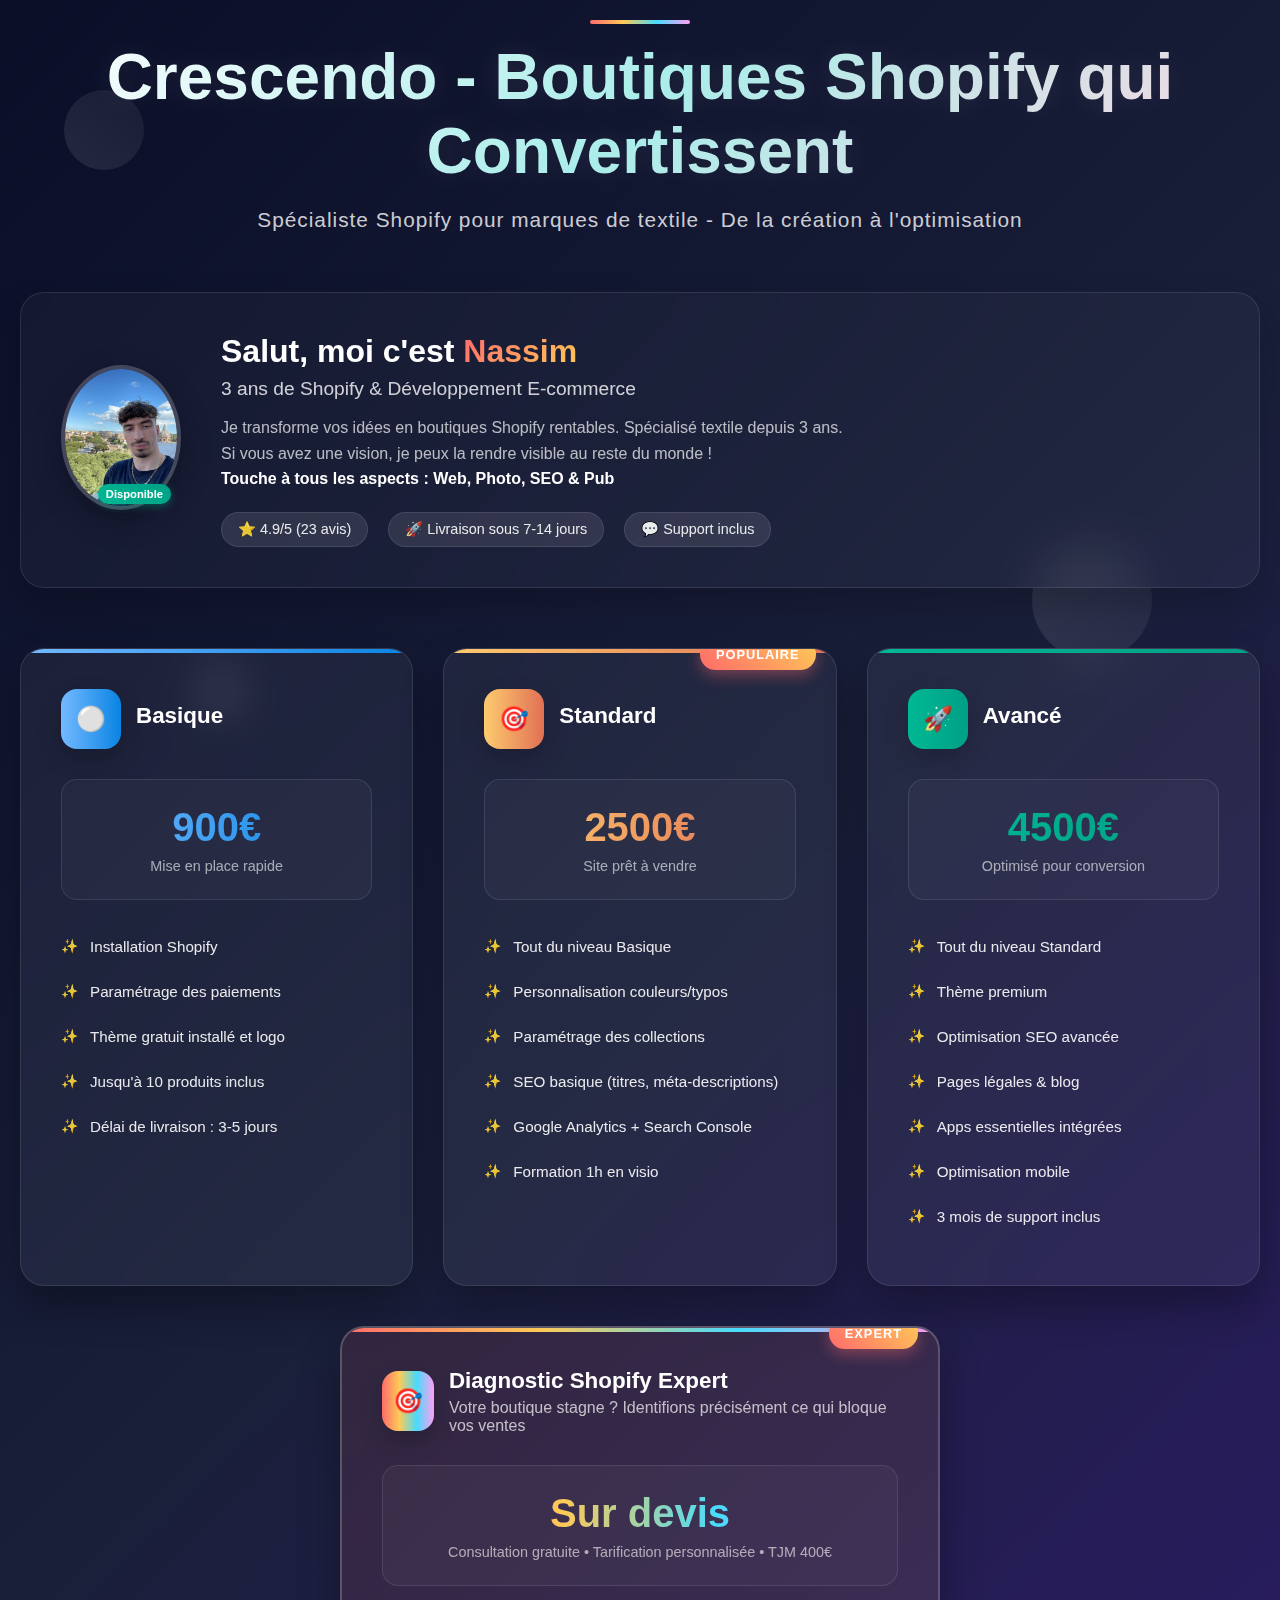
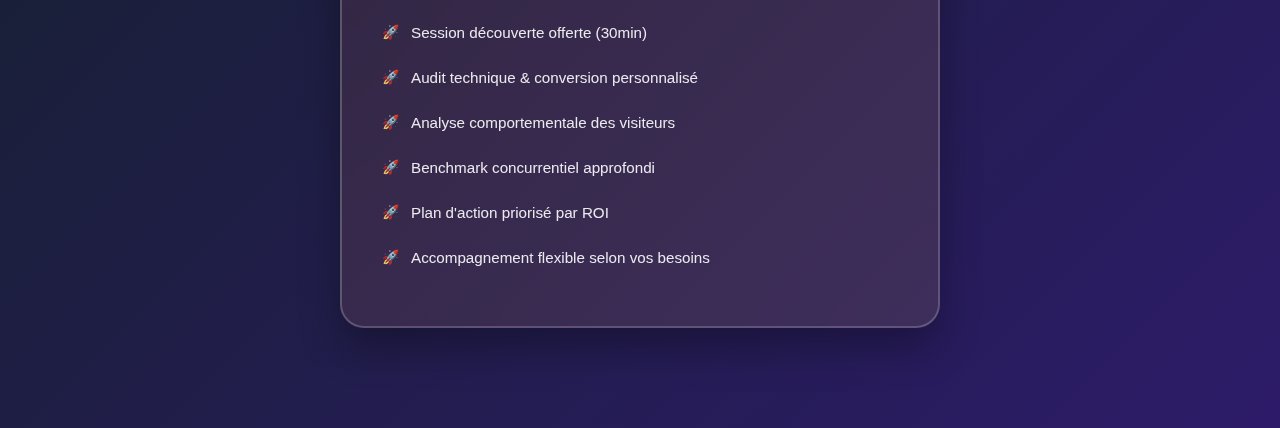
<file: index2.html>
<!DOCTYPE html>
<html lang="fr">
<head>
    <meta charset="UTF-8">
    <meta name="viewport" content="width=device-width, initial-scale=1.0">
    <title>Crescendo - Création Shopify Premium</title>
    <style>
        /* ===== RESET & BASE STYLES ===== */
        * {
            margin: 0;
            padding: 0;
            box-sizing: border-box;
        }

        body {
            font-family: 'Inter', -apple-system, BlinkMacSystemFont, 'Segoe UI', Roboto, sans-serif;
            background: linear-gradient(135deg, #0a0e27 0%, #1a1f3a 50%, #2d1b69 100%);
            color: #fff;
            min-height: 100vh;
            overflow-x: hidden;
        }

        /* ===== CONTAINER & LAYOUT ===== */
        .container {
            max-width: 1400px;
            margin: 0 auto;
            padding: 40px 20px;
            position: relative;
        }

        /* ===== HEADER STYLES ===== */
        .header {
            text-align: center;
            margin-bottom: 60px;
            position: relative;
        }

        .header::before {
            content: '';
            position: absolute;
            top: -20px;
            left: 50%;
            transform: translateX(-50%);
            width: 100px;
            height: 4px;
            background: linear-gradient(90deg, #ff6b6b, #feca57, #48dbfb, #ff9ff3);
            border-radius: 2px;
        }

        .title {
            font-size: clamp(2.5rem, 5vw, 4rem);
            font-weight: 800;
            background: linear-gradient(135deg, #ffffff, #a8edea, #fed6e3);
            background-clip: text;
            -webkit-background-clip: text;
            -webkit-text-fill-color: transparent;
            margin-bottom: 20px;
            text-shadow: 0 0 30px rgba(255,255,255,0.1);
        }

        .subtitle {
            font-size: 1.3rem;
            color: rgba(255,255,255,0.8);
            font-weight: 300;
            letter-spacing: 1px;
        }

        /* ===== PRICING GRID ===== */
        .pricing-grid {
            display: grid;
            gap: 40px;
            margin-bottom: 60px;
        }

        .row {
            display: grid;
            gap: 30px;
        }

        .row-3 {
            grid-template-columns: repeat(auto-fit, minmax(350px, 1fr));
        }

        .row-1 {
            display: flex;
            justify-content: center;
        }

        /* ===== CARD STYLES ===== */
        .card {
            background: rgba(255,255,255,0.05);
            border-radius: 24px;
            padding: 40px;
            position: relative;
            backdrop-filter: blur(20px);
            border: 1px solid rgba(255,255,255,0.1);
            transition: all 0.4s cubic-bezier(0.175, 0.885, 0.32, 1.275);
            overflow: hidden;
            box-shadow: 0 20px 40px rgba(0,0,0,0.3);
        }

        .card::before {
            content: '';
            position: absolute;
            top: 0;
            left: 0;
            right: 0;
            height: 4px;
            background: var(--gradient);
            border-radius: 24px 24px 0 0;
        }

        .card::after {
            content: '';
            position: absolute;
            top: -50%;
            left: -50%;
            width: 200%;
            height: 200%;
            background: radial-gradient(circle, rgba(255,255,255,0.03) 0%, transparent 70%);
            opacity: 0;
            transition: opacity 0.4s ease;
            pointer-events: none;
        }

        .card:hover::after {
            opacity: 1;
        }

        .card:hover {
            transform: translateY(-10px) scale(1.02);
            box-shadow: 0 30px 60px rgba(0,0,0,0.4);
            border-color: rgba(255,255,255,0.2);
        }

        /* ===== CARD VARIANTS ===== */
        .card-basique { 
            --gradient: linear-gradient(90deg, #74b9ff, #0984e3); 
        }

        .card-standard { 
            --gradient: linear-gradient(90deg, #fdcb6e, #e17055); 
        }

        .card-avance { 
            --gradient: linear-gradient(90deg, #00b894, #00a085); 
        }

        .card-pro { 
            --gradient: linear-gradient(90deg, #fd79a8, #e84393); 
        }

        .card-elite { 
            --gradient: linear-gradient(90deg, #ff6b6b, #feca57, #48dbfb, #ff9ff3);
            background: linear-gradient(135deg, rgba(255,107,107,0.1), rgba(254,202,87,0.1));
            border: 2px solid rgba(255,255,255,0.2);
            max-width: 600px;
        }

        /* ===== CARD CONTENT ===== */
        .card-header {
            display: flex;
            align-items: center;
            gap: 15px;
            margin-bottom: 30px;
        }

        .card-icon {
            width: 60px;
            height: 60px;
            border-radius: 16px;
            background: var(--gradient);
            display: flex;
            align-items: center;
            justify-content: center;
            font-size: 24px;
            box-shadow: 0 10px 25px rgba(0,0,0,0.2);
        }

        .card-level {
            font-size: 1.4rem;
            font-weight: 700;
            color: #fff;
            margin-bottom: 5px;
        }

        .card-description {
            font-size: 1rem;
            color: rgba(255,255,255,0.7);
            font-weight: 400;
        }

        /* ===== PRICING SECTION ===== */
        .card-price {
            text-align: center;
            margin: 30px 0;
            padding: 25px;
            background: rgba(255,255,255,0.03);
            border-radius: 16px;
            border: 1px solid rgba(255,255,255,0.1);
        }

        .price-amount {
            font-size: 2.5rem;
            font-weight: 800;
            background: var(--gradient);
            background-clip: text;
            -webkit-background-clip: text;
            -webkit-text-fill-color: transparent;
            margin-bottom: 8px;
        }

        .price-subtitle {
            font-size: 0.9rem;
            color: rgba(255,255,255,0.6);
        }

        /* ===== FEATURES LIST ===== */
        .features {
            list-style: none;
        }

        .features li {
            display: flex;
            align-items: center;
            gap: 12px;
            margin-bottom: 12px;
            padding: 8px 0;
            font-size: 0.95rem;
            color: rgba(255,255,255,0.9);
        }

        .features li::before {
            content: '✨';
            font-size: 14px;
            filter: grayscale(0);
        }

        .card-elite .features li::before {
            content: '🚀';
        }

        /* ===== HERO SECTION ===== */
        .hero-section {
            margin: 40px 0 60px 0;
            padding: 0;
        }

        .personal-intro {
            display: flex;
            align-items: center;
            gap: 40px;
            background: rgba(255,255,255,0.03);
            border-radius: 24px;
            padding: 40px;
            backdrop-filter: blur(20px);
            border: 1px solid rgba(255,255,255,0.1);
            box-shadow: 0 20px 40px rgba(0,0,0,0.2);
            transition: all 0.3s ease;
        }

        .personal-intro:hover {
            transform: translateY(-5px);
            box-shadow: 0 25px 50px rgba(0,0,0,0.3);
        }

        .avatar-container {
            position: relative;
            flex-shrink: 0;
        }

        .avatar {
            width: 120px;
            height: 145px;
            border-radius: 50%;
            border: 4px solid rgba(255,255,255,0.2);
            box-shadow: 0 10px 30px rgba(0,0,0,0.3);
            transition: all 0.3s ease;
        }

        .avatar:hover {
            transform: scale(1.05);
            border-color: rgba(255,255,255,0.4);
        }

        .status-badge {
            position: absolute;
            bottom: 10px;
            right: 10px;
            background: linear-gradient(45deg, #00b894, #00a085);
            color: white;
            padding: 4px 8px;
            border-radius: 12px;
            font-size: 0.7rem;
            font-weight: 600;
            box-shadow: 0 2px 8px rgba(0,184,148,0.4);
            animation: pulse 2s ease-in-out infinite;
        }

        @keyframes pulse {
            0%, 100% { transform: scale(1); }
            50% { transform: scale(1.05); }
        }

        .intro-content {
            flex: 1;
        }

        .intro-content h2 {
            font-size: 2rem;
            font-weight: 700;
            margin-bottom: 8px;
            color: #fff;
        }

        .highlight {
            background: linear-gradient(135deg, #ff6b6b, #feca57);
            background-clip: text;
            -webkit-background-clip: text;
            -webkit-text-fill-color: transparent;
            font-weight: 800;
        }

        .tagline {
            font-size: 1.2rem;
            color: rgba(255,255,255,0.8);
            margin-bottom: 15px;
            font-weight: 500;
        }

        .description {
            font-size: 1rem;
            color: rgba(255,255,255,0.7);
            line-height: 1.6;
            margin-bottom: 20px;
        }

        .description strong {
            color: #fff;
            font-weight: 600;
        }

        .social-proof {
            display: flex;
            gap: 20px;
            flex-wrap: wrap;
        }

        .social-proof span {
            background: rgba(255,255,255,0.1);
            padding: 8px 16px;
            border-radius: 20px;
            font-size: 0.9rem;
            color: rgba(255,255,255,0.9);
            border: 1px solid rgba(255,255,255,0.1);
            transition: all 0.3s ease;
        }

        .social-proof span:hover {
            background: rgba(255,255,255,0.15);
            transform: translateY(-2px);
        }

        /* ===== FLOATING ELEMENTS ===== */
        .floating-elements {
            position: absolute;
            top: 0;
            left: 0;
            width: 100%;
            height: 100%;
            pointer-events: none;
            overflow: hidden;
        }

        .floating-circle {
            position: absolute;
            border-radius: 50%;
            background: linear-gradient(45deg, rgba(255,255,255,0.1), rgba(255,255,255,0.05));
            animation: float 6s ease-in-out infinite;
        }

        .floating-circle:nth-child(1) {
            width: 80px;
            height: 80px;
            top: 10%;
            left: 5%;
            animation-delay: 0s;
        }

        .floating-circle:nth-child(2) {
            width: 120px;
            height: 120px;
            top: 60%;
            right: 10%;
            animation-delay: 2s;
        }

        .floating-circle:nth-child(3) {
            width: 60px;
            height: 60px;
            bottom: 20%;
            left: 15%;
            animation-delay: 4s;
        }

        /* ===== ELITE BADGE ===== */
        .elite-badge {
            position: absolute;
            top: -10px;
            right: 20px;
            background: linear-gradient(45deg, #ff6b6b, #feca57);
            color: #fff;
            padding: 8px 16px;
            border-radius: 20px;
            font-size: 0.8rem;
            font-weight: 600;
            text-transform: uppercase;
            letter-spacing: 1px;
            box-shadow: 0 5px 15px rgba(255,107,107,0.4);
        }

        /* ===== ANIMATIONS ===== */
        @keyframes float {
            0%, 100% { 
                transform: translateY(0px) rotate(0deg); 
            }
            50% { 
                transform: translateY(-20px) rotate(180deg); 
            }
        }

        @keyframes slideInUp {
            from {
                opacity: 0;
                transform: translateY(50px);
            }
            to {
                opacity: 1;
                transform: translateY(0);
            }
        }

        .card {
            animation: slideInUp 0.8s ease forwards;
        }

        .card:nth-child(2) { animation-delay: 0.2s; }
        .card:nth-child(3) { animation-delay: 0.4s; }
        .card:nth-child(4) { animation-delay: 0.6s; }
        .card:nth-child(5) { animation-delay: 0.8s; }

        /* ===== RESPONSIVE DESIGN ===== */
        @media (max-width: 1200px) {
            .row-3 {
                grid-template-columns: 1fr;
            }
            
            .personal-intro {
                flex-direction: column;
                text-align: center;
                gap: 25px;
            }
            
            .social-proof {
                justify-content: center;
            }
        }

        @media (max-width: 768px) {
            .container {
                padding: 20px 15px;
            }
            
            .card {
                padding: 25px;
                margin: 0 10px;
            }
            
            .pricing-grid {
                gap: 25px;
            }
            
            .row {
                gap: 20px;
            }
            
            .price-amount {
                font-size: 2rem;
            }
            
            .personal-intro {
                padding: 25px;
                gap: 20px;
            }
            
            .avatar {
                width: 100px;
                height: 100px;
            }
            
            .intro-content h2 {
                font-size: 1.6rem;
            }
            
            .tagline {
                font-size: 1rem;
            }
            
            .social-proof {
                gap: 10px;
            }
            
            .social-proof span {
                font-size: 0.8rem;
                padding: 6px 12px;
            }
        }
    </style>
</head>
<body>
    <div class="floating-elements">
        <div class="floating-circle"></div>
        <div class="floating-circle"></div>
        <div class="floating-circle"></div>
    </div>

    <div class="container">
        <div class="header">
            <h1 class="title">Crescendo - Boutiques Shopify qui Convertissent</h1>
            <p class="subtitle">Spécialiste Shopify pour marques de textile - De la création à l'optimisation</p> 
        </div>

        <div class="hero-section">
    <div class="personal-intro">
        <div class="avatar-container">
            <img src="./pics/niceB1.jpg" alt="Nassim Lahlouh" class="avatar">
            <div class="status-badge">Disponible</div>
        </div>
        <div class="intro-content">
            <h2>Salut, moi c'est <span class="highlight">Nassim</span></h2>
            <p class="tagline">3 ans de Shopify & Développement E-commerce</p>
            <p class="description">
                Je transforme vos idées en boutiques Shopify rentables. Spécialisé textile depuis 3 ans.<br>
                Si vous avez une vision, je peux la rendre visible au reste du monde ! <br>
                <strong>Touche à tous les aspects : Web, Photo, SEO & Pub</strong> <br>
            </p>
            <div class="social-proof">
                <span>⭐ 4.9/5 (23 avis)</span>
                <span>🚀 Livraison sous 7-14 jours</span>
                <span>💬 Support inclus</span>
            </div>
        </div>
    </div>
</div>

        <div class="pricing-grid">
            <!-- Première ligne: Basique, Standard & Avancé -->
            <div class="row row-3">
                <div class="card card-basique">
                    <div class="card-header">
                        <div class="card-icon">⚪</div>
                        <div>
                            <div class="card-level">Basique</div>
                            <div class="card-description"></div>
                        </div>
                    </div>
                    
                    <div class="card-price">
                        <div class="price-amount">900€</div>
                        <div class="price-subtitle">Mise en place rapide</div>
                    </div>
                    
                    <ul class="features">
                        <li>Installation Shopify</li>
                        <li>Paramétrage des paiements</li>
                        <li>Thème gratuit installé et logo</li>
                        <li>Jusqu'à 10 produits inclus</li>
                        <li>Délai de livraison : 3-5 jours</li>
                    </ul>
                </div>

                <div class="card card-standard">
                    <div class="card-header">    
                    <div class="elite-badge">Populaire</div>
                        <div class="card-icon">🎯</div>
                        <div>
                            <div class="card-level">Standard</div>
                            <div class="card-description"></div>
                        </div>
                    </div>
                    
                    <div class="card-price">
                        <div class="price-amount"> 2500€</div>
                        <div class="price-subtitle">Site prêt à vendre</div>
                    </div>
                    
                    <ul class="features">
                        <li>Tout du niveau Basique</li>
                        <li>Personnalisation couleurs/typos</li>
                        <li>Paramétrage des collections</li>
                        <li>SEO basique (titres, méta-descriptions)</li>
                        <li>Google Analytics + Search Console</li>
                        <li>Formation 1h en visio</li>
                    </ul>
                </div>

                <div class="card card-avance">
                    <div class="card-header">
                        <div class="card-icon">🚀</div>
                        <div>
                            <div class="card-level">Avancé</div>
                            <div class="card-description"></div>
                        </div>
                    </div>
                    
                    <div class="card-price">
                        <div class="price-amount">4500€</div>
                        <div class="price-subtitle">Optimisé pour conversion</div>
                    </div>
                    
                    <ul class="features">
                        <li>Tout du niveau Standard</li>
                        <li>Thème premium</li>
                        <li>Optimisation SEO avancée</li>
                        <li>Pages légales & blog</li>
                        <li>Apps essentielles intégrées</li>
                        <li>Optimisation mobile</li>
                        <li>3 mois de support inclus</li>
                    </ul>
                </div>
            </div>

            <!-- Deuxième ligne: Élite seule -->
            
<div class="row row-1">
    <div class="card card-elite">
        <div class="elite-badge">Expert</div>
        <div class="card-header">
            <div class="card-icon">🎯</div>
            <div>
                <div class="card-level">Diagnostic Shopify Expert</div>
                <div class="card-description">Votre boutique stagne ? Identifions précisément ce qui bloque vos ventes</div>
            </div>
        </div>
        
        <div class="card-price">
            <div class="price-amount">Sur devis</div>
            <div class="price-subtitle">Consultation gratuite • Tarification personnalisée • TJM 400€</div>
        </div>
        
        <ul class="features">
            <li>Session découverte offerte (30min)</li>
            <li>Audit technique & conversion personnalisé</li>
            <li>Analyse comportementale des visiteurs</li>
            <li>Benchmark concurrentiel approfondi</li>
            <li>Plan d'action priorisé par ROI</li>
            <li>Accompagnement flexible selon vos besoins</li>
        </ul>
    </div>
</div>
        </div>
    </div>
</body>
</html>
</file>
